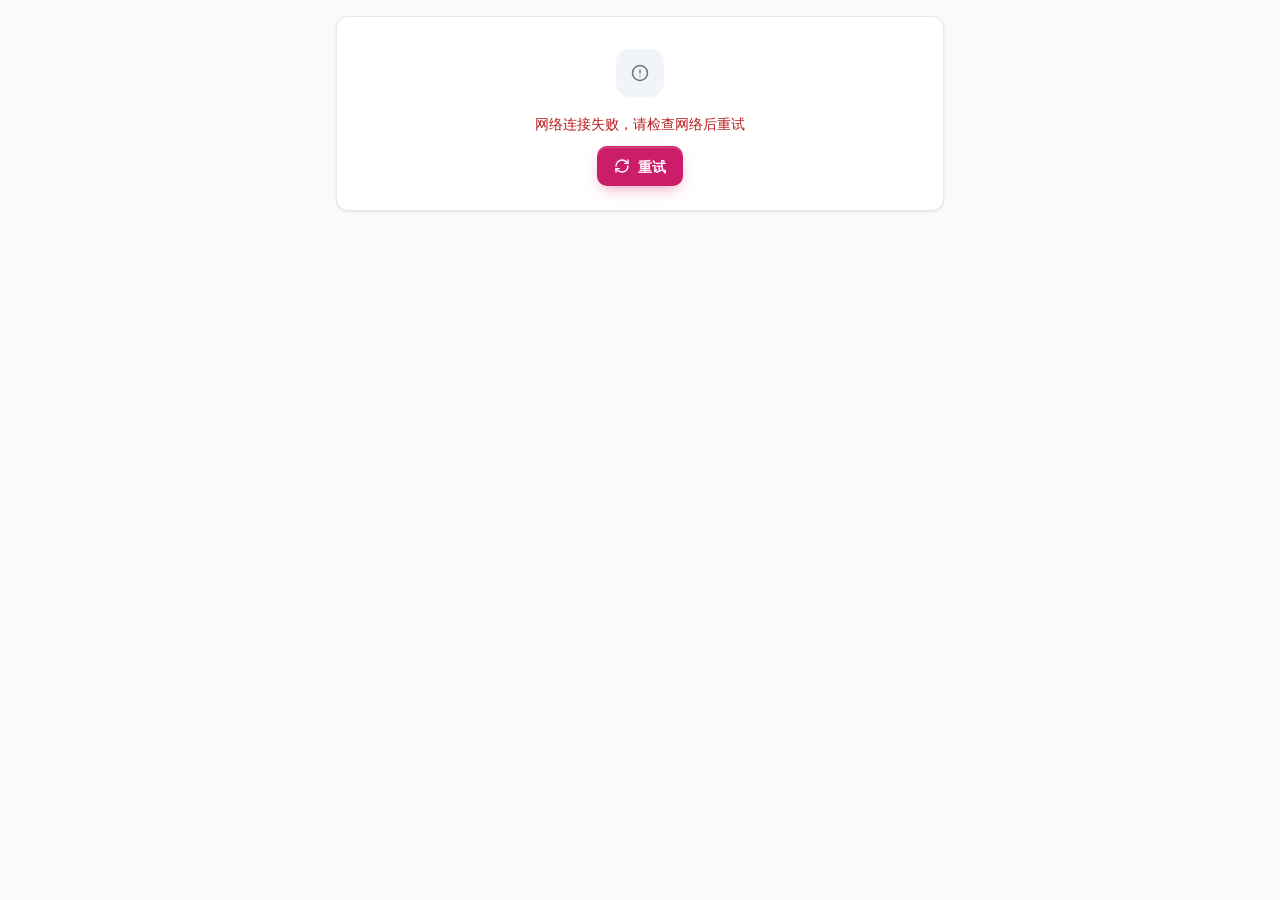
<file: index.html>
<!DOCTYPE html>
<html lang="zh-CN">
<head>
<meta charset="UTF-8">
<meta name="viewport" content="width=device-width, initial-scale=1, viewport-fit=cover">
<meta name="color-scheme" content="light">
<meta name="theme-color" content="#CC1D6A">
<meta name="mobile-web-app-capable" content="yes">
<meta name="apple-mobile-web-app-capable" content="yes">
<meta name="apple-mobile-web-app-status-bar-style" content="black-translucent">
<meta name="apple-mobile-web-app-title" content="月结助手">
<meta name="application-name" content="月结助手">
<link rel="manifest" href="manifest.webmanifest?v=11">
<link rel="icon" href="favicon-32.png?v=11" type="image/png" sizes="32x32">
<link rel="icon" href="favicon.svg?v=11" type="image/svg+xml">
<link rel="apple-touch-icon" href="apple-touch-icon.png?v=11">
<link rel="preload" href="fonts/inter-latin.woff2" as="font" type="font/woff2" crossorigin>
<title>FEST7 月结助手 · 提交申请</title>
<link rel="stylesheet" href="tokens.css?v=11">
<link rel="stylesheet" href="app.css?v=11">
</head>
<body class="emp-page">
<div class="sync-bar" aria-hidden="true"></div>
<main id="app">
  <div class="emp-load"><div class="card" style="padding:16px"><p class="hint" style="margin:0">正在加载…</p></div></div>
</main>
<div class="toast-wrap" id="toasts" aria-live="polite" aria-relevant="additions"></div>
<div class="pwa-hint" id="pwa-hint" hidden>
  <p class="pwa-hint-text">安装到桌面，打开更方便。</p>
  <button type="button" class="btn btn-primary btn-sm" id="pwa-install">安装</button>
  <button type="button" class="btn btn-ghost btn-sm btn-icon" id="pwa-dismiss" aria-label="关闭"><svg class="i i-sm" aria-hidden="true"><use href="#i-x"/></svg></button>
</div>
<script src="config.js?v=11"></script>
<script src="icons.js?v=11"></script>
<script src="utils.js?v=11"></script>
<script src="api.js?v=11"></script>
<script src="submit.js?v=11"></script>
<script src="pwa.js?v=11"></script>
</body>
</html>
</file>
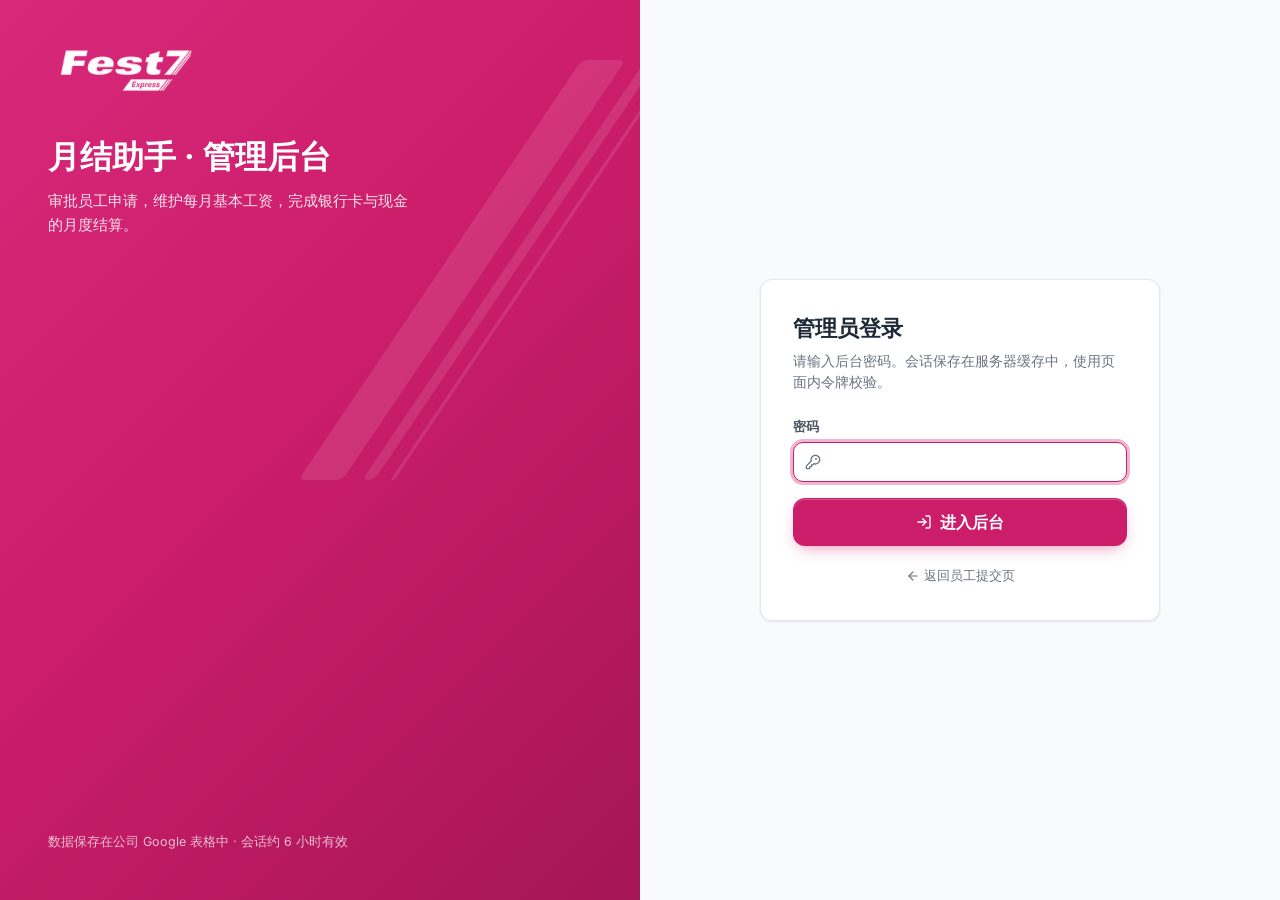
<file: admin.html>
<!DOCTYPE html>
<html lang="zh-CN">
<head>
<meta charset="UTF-8">
<meta name="viewport" content="width=device-width, initial-scale=1, viewport-fit=cover">
<meta name="color-scheme" content="light">
<meta name="theme-color" content="#FFFFFF">
<meta name="mobile-web-app-capable" content="yes">
<meta name="apple-mobile-web-app-capable" content="yes">
<meta name="apple-mobile-web-app-status-bar-style" content="default">
<meta name="apple-mobile-web-app-title" content="月结后台">
<meta name="application-name" content="月结后台">
<link rel="manifest" href="manifest-admin.webmanifest?v=11">
<link rel="icon" href="admin-favicon-32.png?v=11" type="image/png" sizes="32x32">
<link rel="icon" href="admin-favicon.svg?v=11" type="image/svg+xml">
<link rel="apple-touch-icon" href="admin-apple-touch-icon.png?v=11">
<link rel="preload" href="fonts/inter-latin.woff2" as="font" type="font/woff2" crossorigin>
<title>FEST7 月结后台</title>
<link rel="stylesheet" href="tokens.css?v=11">
<link rel="stylesheet" href="app.css?v=11">
</head>
<body class="admin-page">
<div class="sync-bar" aria-hidden="true"></div>
<main id="app">
  <div class="emp-load"><div class="card" style="padding:16px"><p class="hint" style="margin:0">正在加载…</p></div></div>
</main>
<div class="toast-wrap" id="toasts" aria-live="polite" aria-relevant="additions"></div>
<div class="pwa-hint" id="pwa-hint" hidden>
  <p class="pwa-hint-text">安装到桌面，打开更方便。</p>
  <button type="button" class="btn btn-primary btn-sm" id="pwa-install">安装</button>
  <button type="button" class="btn btn-ghost btn-sm btn-icon" id="pwa-dismiss" aria-label="关闭"><svg class="i i-sm" aria-hidden="true"><use href="#i-x"/></svg></button>
</div>
<script src="config.js?v=11"></script>
<script src="icons.js?v=11"></script>
<script src="utils.js?v=11"></script>
<script src="api.js?v=11"></script>
<script src="admin.js?v=11"></script>
<script src="pwa.js?v=11"></script>
</body>
</html>
</file>
<file: tokens.css>
/* 自托管 Inter（拉丁子集 + €/−/–/→ 等，含 tnum 等宽数字；可变字重 400–800）。中文回落系统黑体。 */
@font-face {
  font-family: "Inter";
  font-style: normal;
  font-weight: 400 800;
  font-display: swap;
  src: url("fonts/inter-latin.woff2") format("woff2");
  unicode-range: U+0000-00FF, U+2010-2027, U+2030-203A, U+20AC, U+2116, U+2122, U+2190-2193, U+2212, U+2215, U+2264-2265, U+221E;
}
/* =====================================================================
   FEST7 月结助手 · Design Tokens  V1.0
   ---------------------------------------------------------------------
   单一来源：所有页面（index.html / admin.html / 确认单打印）共用。
   规则：组件样式只引用语义变量（--color-*, --space-*, --radius-* ...），
         不直接写色值；原始色阶（--f7-*, --n-*）只在本文件内被引用。
   ===================================================================== */
:root {
  /* ---------- 1. 原始色阶 Primitive ---------- */
  /* 品牌 Magenta（取自 FEST7 Logo 实测底色 #CC1D6A） */
  --f7-50:  #FDF2F7;
  --f7-100: #FCE4EF;
  --f7-200: #F9C6DC;
  --f7-300: #F39BC0;
  --f7-400: #E8629A;
  --f7-500: #DA3A7E;
  --f7-600: #CC1D6A;   /* Primary */
  --f7-700: #A51656;   /* Primary Dark */
  --f7-800: #821347;
  --f7-900: #5E0F34;

  /* 中性灰（Slate/Gray 混合，偏冷，配合玫红更干净） */
  --n-0:   #FFFFFF;
  --n-25:  #FCFCFD;
  --n-50:  #F8FAFC;   /* 页面背景 */
  --n-100: #F1F5F9;
  --n-150: #EBEFF4;
  --n-200: #E5E7EB;   /* 边框 */
  --n-300: #D1D5DB;
  --n-400: #94A3B8;   /* 辅助（仅图标/禁用/占位符，不作正文） */
  --n-500: #6B7280;   /* 次级文字 */
  --n-600: #4B5563;
  --n-700: #374151;
  --n-800: #1F2937;   /* 主文字 */
  --n-900: #111827;

  /* 语义色阶 */
  --green-50: #ECFDF3;  --green-100: #D1FADF; --green-500: #22C55E; --green-600: #16A34A; --green-700: #15803D; --green-800: #166534;
  --amber-50: #FFFBEB;  --amber-100: #FEF3C7; --amber-500: #F59E0B; --amber-600: #D97706; --amber-700: #B45309; --amber-800: #92400E;
  --red-50:   #FEF2F2;  --red-100:   #FEE2E2; --red-500:   #EF4444; --red-600:   #DC2626; --red-700:   #B91C1C; --red-800:   #991B1B;
  --blue-50:  #EFF6FF;  --blue-100:  #DBEAFE; --blue-500:  #3B82F6; --blue-600:  #2563EB; --blue-700:  #1D4ED8; --blue-800:  #1E40AF;

  /* ---------- 2. 语义颜色 Semantic ---------- */
  --color-bg:            var(--n-50);
  --color-surface:       var(--n-0);
  --color-surface-2:     var(--n-25);   /* 表头、合计列底 */
  --color-surface-sunk:  var(--n-100);  /* 分段控件槽、只读字段 */
  --color-border:        var(--n-200);
  --color-border-strong: var(--n-300);
  --color-divider:       #EEF1F5;

  --color-text:          var(--n-800);  /* 14.68:1 on #FFF */
  --color-text-2:        var(--n-600);  /* 7.56:1  */
  --color-text-3:        var(--n-500);  /* 4.83:1  —— 说明文字的下限 */
  --color-text-placeholder: #7B8494;    /* 3.8:1，仅占位符；字段均有可见 label */
  --color-text-disabled: var(--n-400);
  --color-text-inverse:  var(--n-0);
  --color-icon:          var(--n-500);

  --color-primary:        var(--f7-600);  /* 白字 5.31:1 */
  --color-primary-hover:  var(--f7-700);  /* 白字 7.37:1 */
  --color-primary-press:  var(--f7-800);
  --color-primary-soft:   var(--f7-50);
  --color-primary-soft-2: var(--f7-100);
  --color-primary-text:   var(--f7-700);  /* 品牌色文字（链接/选中），6.75:1 on f7-50 */
  --color-focus-ring:     rgba(204, 29, 106, .32);

  --color-success: var(--green-700); --color-success-bg: var(--green-50); --color-success-border: #A6E9C0; --color-success-solid: var(--green-700);
  --color-warning: var(--amber-700); --color-warning-bg: var(--amber-50); --color-warning-border: #FCD98A; --color-warning-solid: var(--amber-500);
  --color-danger:  var(--red-700);   --color-danger-bg:  var(--red-50);   --color-danger-border:  #FBC5C5; --color-danger-solid:  var(--red-600);
  --color-info:    var(--blue-700);  --color-info-bg:    var(--blue-50);  --color-info-border:    #BFD6FB; --color-info-solid:    var(--blue-600);
  --color-neutral-tag: var(--n-600); --color-neutral-tag-bg: var(--n-100);

  /* 金额语义（财务）：负数=红 + “−”号；正向调整=绿 + “+”号；零值=灰色破折号 */
  --color-amount-neg:  var(--red-700);
  --color-amount-pos:  var(--green-700);
  --color-amount-zero: var(--n-400);

  /* 品牌渐变（只用于：员工端顶栏、侧栏品牌块、总览主卡的一条斜切边、App 图标） */
  --grad-brand: linear-gradient(135deg, #D8287A 0%, var(--f7-600) 45%, var(--f7-700) 100%);
  --grad-brand-soft: radial-gradient(520px 220px at 100% 0%, rgba(204,29,106,.10), transparent 70%);
  --grad-page: radial-gradient(900px 360px at 0% -10%, rgba(204,29,106,.05), transparent 60%);

  /* ---------- 3. 字体 Typography ---------- */
  --font-sans: "Inter", "Inter var", -apple-system, BlinkMacSystemFont, "SF Pro Text", "Segoe UI", Roboto,
               "PingFang SC", "Hiragino Sans GB", "Noto Sans SC", "Noto Sans CJK SC", "Source Han Sans SC",
               "Microsoft YaHei", "Helvetica Neue", Arial, sans-serif;
  --font-num:  "Inter", "Inter var", -apple-system, "SF Pro Text", "Segoe UI", Roboto, "Helvetica Neue", Arial, sans-serif;
  --font-mono: "JetBrains Mono", "SF Mono", "Cascadia Mono", "Noto Sans Mono", ui-monospace, Menlo, Consolas, monospace;
  --num-features: "tnum" 1, "lnum" 1;   /* 等宽（表格）数字 + 等高数字 */

  --fs-11: 11px; --fs-12: 12px; --fs-13: 13px; --fs-14: 14px; --fs-15: 15px; --fs-16: 16px;
  --fs-18: 18px; --fs-20: 20px; --fs-24: 24px; --fs-28: 28px; --fs-32: 32px; --fs-40: 40px;
  --fw-regular: 400; --fw-medium: 500; --fw-semibold: 600; --fw-bold: 700;
  --lh-tight: 1.2; --lh-snug: 1.35; --lh-normal: 1.5; --lh-relaxed: 1.65;
  --ls-caps: .06em;     /* 小号大写标签 */
  --ls-num-lg: -.02em;  /* 大号金额微收紧 */

  /* ---------- 4. 间距 Spacing（4pt 基准，8pt 节奏） ---------- */
  --space-0: 0; --space-1: 4px; --space-2: 8px; --space-3: 12px; --space-4: 16px; --space-5: 20px;
  --space-6: 24px; --space-7: 28px; --space-8: 32px; --space-10: 40px; --space-12: 48px; --space-16: 64px;

  /* ---------- 5. 圆角 Radius ---------- */
  --radius-xs: 4px;   /* 表格内小标签、代码 */
  --radius-sm: 6px;   /* 小按钮、复选框、表格内输入框 */
  --radius-md: 10px;  /* 按钮、输入框、下拉 */
  --radius-lg: 12px;  /* 普通卡片、表格容器 */
  --radius-xl: 16px;  /* 主卡、弹窗、移动端卡片 */
  --radius-2xl: 22px; /* 移动端底部弹层顶角 */
  --radius-pill: 999px;
  --slant: 34deg;     /* FEST7 斜切角：实测 Logo「Express」标签边与「7」字回声线约 34°，所有斜切元素共用 */
  --italic: 12deg;    /* F7 字标斜体角 */

  /* ---------- 6. 阴影 Elevation ---------- */
  --shadow-xs: 0 1px 2px rgba(16, 24, 40, .05);
  --shadow-sm: 0 1px 2px rgba(16, 24, 40, .04), 0 1px 3px rgba(16, 24, 40, .06);
  --shadow-md: 0 2px 4px -2px rgba(16, 24, 40, .05), 0 6px 16px -4px rgba(16, 24, 40, .08);
  --shadow-lg: 0 12px 32px -8px rgba(16, 24, 40, .18), 0 4px 8px -4px rgba(16, 24, 40, .06);
  --shadow-brand: 0 1px 0 rgba(255,255,255,.22) inset, 0 6px 16px -6px rgba(204, 29, 106, .55);
  --shadow-focus: 0 0 0 3px var(--color-focus-ring);
  --shadow-sticky-x: 6px 0 8px -6px rgba(16, 24, 40, .12);

  /* ---------- 7. 动效 Motion ---------- */
  --dur-instant: 80ms;   /* 按压 */
  --dur-fast: 140ms;     /* hover / 颜色 */
  --dur-base: 200ms;     /* 展开、Tab 指示条 */
  --dur-slow: 280ms;     /* 抽屉、底部弹层 */
  --dur-count: 600ms;    /* 数字滚动 */
  --ease-standard: cubic-bezier(.2, 0, 0, 1);
  --ease-enter: cubic-bezier(0, 0, .2, 1);
  --ease-exit: cubic-bezier(.4, 0, 1, 1);

  /* ---------- 8. 布局 Layout ---------- */
  --sidebar-w: 248px;
  --sidebar-w-rail: 72px;
  --topbar-h: 64px;
  --content-max: 1320px;
  --control-h: 40px;      /* 桌面输入框/按钮 */
  --control-h-sm: 32px;
  --control-h-touch: 48px;/* 移动端 */
  --row-h: 44px;          /* 表格行（紧凑 40 / 舒适 48） */
  --z-sticky: 10; --z-topbar: 40; --z-drawer: 60; --z-modal: 70; --z-toast: 90;
}

@media (prefers-reduced-motion: reduce) {
  :root { --dur-instant: 0ms; --dur-fast: 0ms; --dur-base: 0ms; --dur-slow: 0ms; --dur-count: 0ms; }
  *, *::before, *::after { animation-duration: .01ms !important; animation-iteration-count: 1 !important; transition-duration: .01ms !important; scroll-behavior: auto !important; }
}
</file>
<file: app.css>
/* =====================================================================
   FEST7 月结助手 · 共享组件与页面样式（v2 “FEST7 Ledger”）
   依赖 tokens.css（设计变量 + Inter 字体）。纯 CSS，无框架。
   断点：≥1280 桌面 · 1024–1279 窄桌面 · 768–1023 平板（侧栏收为图标栏） · <768 手机
   ===================================================================== */
*,*::before,*::after{box-sizing:border-box}
html{-webkit-text-size-adjust:100%;text-size-adjust:100%}
html,body{margin:0;padding:0}
body{font-family:var(--font-sans);font-size:var(--fs-14);line-height:var(--lh-normal);color:var(--color-text);background:var(--color-bg);-webkit-font-smoothing:antialiased;text-rendering:optimizeLegibility;min-height:100vh}
h1,h2,h3,h4,p{margin:0}
button,input,select,textarea{font:inherit;color:inherit}
button{cursor:pointer}
a{color:var(--color-primary-text)}
[hidden]{display:none!important}
img{max-width:100%}
.sr-only{position:absolute!important;width:1px;height:1px;padding:0;margin:-1px;overflow:hidden;clip:rect(0,0,0,0);white-space:nowrap;border:0}
svg.i{width:18px;height:18px;flex:0 0 auto;stroke:currentColor;fill:none;stroke-width:1.75;stroke-linecap:round;stroke-linejoin:round}
svg.i-sm{width:16px;height:16px}
svg.i-xs{width:14px;height:14px}
svg.i-lg{width:22px;height:22px}

/* ---------- 焦点：键盘可见，鼠标点击不出现 ---------- */
:focus{outline:none}
:focus-visible{outline:2px solid var(--color-primary);outline-offset:2px;border-radius:4px}
.btn:focus-visible,.chip:focus-visible,.seg button:focus-visible,.nav-i:focus-visible,.mb:focus-visible,.tile:focus-visible{outline:none;box-shadow:var(--shadow-focus)}

/* ---------- 数字 / 金额 ---------- */
.num{font-family:var(--font-num);font-feature-settings:var(--num-features);font-variant-numeric:tabular-nums lining-nums;letter-spacing:0;white-space:nowrap}
.amt{font-family:var(--font-num);font-feature-settings:var(--num-features);font-variant-numeric:tabular-nums lining-nums;white-space:nowrap}
.amt .cur{color:var(--color-text-3);font-weight:var(--fw-medium);margin-right:1px}
.amt.neg{color:var(--color-amount-neg)}
.amt.neg .cur,.amt.pos .cur,.amt.inh .cur{color:inherit;opacity:.8}
.amt.pos{color:var(--color-amount-pos)}
.zero{color:var(--color-amount-zero);font-family:var(--font-num)}
.u{color:var(--color-text-3);font-size:.86em;font-weight:var(--fw-medium);margin-left:2px}
.masked{letter-spacing:.08em;color:var(--color-text-3)}
.muted{color:var(--color-text-3)}
.neg{color:var(--color-amount-neg)}
.pos{color:var(--color-amount-pos)}
code{font-family:var(--font-num);font-size:.92em;color:var(--color-text-2);background:var(--n-100);padding:1px 5px;border-radius:4px}

/* ---------- FEST7 品牌元素 ---------- */
.x-tag{position:relative;display:inline-flex;align-items:center;gap:6px;padding:3px 14px;font-size:12px;font-weight:700;color:var(--color-primary-text);isolation:isolate;white-space:nowrap;letter-spacing:0}
.x-tag::before{content:"";position:absolute;inset:0;z-index:-1;background:var(--color-primary-soft);border:1px solid var(--f7-200);border-radius:3px;transform:skewX(calc(var(--slant) * -1))}
.x-tag.solid{color:#fff}.x-tag.solid::before{background:var(--grad-brand);border-color:transparent}
.x-tag.ink{color:#fff}.x-tag.ink::before{background:var(--n-800);border-color:transparent}
.x-tag.ok{color:var(--color-success)}.x-tag.ok::before{background:var(--color-success-bg);border-color:var(--color-success-border)}
.x-tag.glass{color:#fff}.x-tag.glass::before{background:rgba(255,255,255,.16);border-color:rgba(255,255,255,.28)}
button.x-tag{border:0;background:none;font:inherit;font-size:12px;font-weight:700;cursor:pointer}
.echo{display:inline-block;position:relative;width:14px;height:16px;flex:0 0 auto}
.echo::before,.echo::after{content:"";position:absolute;top:0;bottom:0;width:2px;border-radius:1px;background:currentColor;transform:skewX(calc(var(--slant) * -1))}
.echo::before{left:3px}.echo::after{left:8px;opacity:.55}
.ledger-total td{border-top:1px solid var(--n-700)!important;border-bottom:3px double var(--n-700)!important}

/* ---------- 按钮 ---------- */
.btn{--h:var(--control-h);height:var(--h);display:inline-flex;align-items:center;justify-content:center;gap:8px;padding:0 16px;border-radius:var(--radius-md);border:1px solid transparent;font-size:var(--fs-14);font-weight:var(--fw-semibold);white-space:nowrap;cursor:pointer;text-decoration:none;color:inherit;background:transparent;transition:background var(--dur-fast) var(--ease-standard),border-color var(--dur-fast),box-shadow var(--dur-fast),transform var(--dur-instant),color var(--dur-fast);-webkit-tap-highlight-color:transparent;user-select:none}
.btn:active{transform:scale(.98)}
.btn-primary{background:var(--color-primary);color:#fff;box-shadow:var(--shadow-brand)}
.btn-primary:hover{background:var(--color-primary-hover)}
.btn-secondary{background:var(--color-surface);color:var(--color-text);border-color:var(--color-border-strong);box-shadow:var(--shadow-xs)}
.btn-secondary:hover{background:var(--n-50);border-color:var(--n-400)}
.btn-ghost{background:transparent;color:var(--color-text-2)}
.btn-ghost:hover{background:var(--n-100);color:var(--color-text)}
.btn-ghost.danger{color:var(--color-danger)}
.btn-ghost.danger:hover{background:var(--color-danger-bg)}
.btn-danger{background:var(--color-surface);color:var(--color-danger);border-color:var(--color-danger-border)}
.btn-danger:hover{background:var(--color-danger-bg)}
.btn-danger-solid{background:var(--color-danger-solid);color:#fff}
.btn-danger-solid:hover{background:var(--red-700)}
.btn-success{background:var(--color-success-solid);color:#fff;box-shadow:0 1px 0 rgba(255,255,255,.18) inset}
.btn-success:hover{background:var(--green-800)}
.btn-ink{background:var(--n-800);color:#fff}
.btn-ink:hover{background:var(--n-900)}
.btn-sm{--h:var(--control-h-sm);padding:0 12px;font-size:var(--fs-13);border-radius:var(--radius-sm);gap:6px}
.btn-lg{--h:var(--control-h-touch);padding:0 20px;font-size:var(--fs-16);border-radius:var(--radius-lg)}
.btn-icon{width:var(--h);padding:0}
.btn-block{width:100%}
.btn[disabled],.btn.is-disabled{background:var(--n-100);color:var(--color-text-disabled);border-color:var(--n-200);box-shadow:none;cursor:not-allowed;transform:none}
.btn.btn-ghost[disabled]{background:transparent;border-color:transparent}
.btn.is-busy{cursor:progress}
.btn-spinner{width:14px;height:14px;border-radius:50%;border:2px solid currentColor;border-right-color:transparent;animation:spin .7s linear infinite;flex:0 0 auto;opacity:.8}
@keyframes spin{to{transform:rotate(360deg)}}

/* ---------- 输入 ---------- */
.field{display:flex;flex-direction:column;gap:6px;min-width:0}
.label{font-size:var(--fs-13);font-weight:var(--fw-semibold);color:var(--color-text-2);display:flex;align-items:center;gap:4px}
.req{color:var(--color-primary);font-weight:700}
.hint{font-size:var(--fs-12);color:var(--color-text-3);line-height:var(--lh-snug)}
.err{font-size:var(--fs-12);color:var(--color-danger);display:flex;align-items:center;gap:4px;font-weight:500}
.input,.select,.textarea{height:var(--control-h);width:100%;padding:0 12px;border:1px solid var(--color-border-strong);border-radius:var(--radius-md);background:var(--color-surface);font-size:var(--fs-14);color:var(--color-text);transition:border-color var(--dur-fast),box-shadow var(--dur-fast);min-width:0}
.textarea{height:auto;min-height:88px;padding:10px 12px;resize:vertical;line-height:1.5}
.select{appearance:none;-webkit-appearance:none;padding-right:34px;background-image:url("data:image/svg+xml,%3Csvg xmlns='http://www.w3.org/2000/svg' width='16' height='16' viewBox='0 0 24 24' fill='none' stroke='%236B7280' stroke-width='2' stroke-linecap='round' stroke-linejoin='round'%3E%3Cpath d='m6 9 6 6 6-6'/%3E%3C/svg%3E");background-repeat:no-repeat;background-position:right 10px center;cursor:pointer}
.input::placeholder,.textarea::placeholder{color:var(--color-text-placeholder)}
.input:hover,.select:hover,.textarea:hover{border-color:var(--n-400)}
.input:focus,.select:focus,.textarea:focus{outline:none;border-color:var(--color-primary);box-shadow:var(--shadow-focus)}
.input.invalid,.select.invalid,.textarea.invalid{border-color:var(--red-500);box-shadow:0 0 0 3px rgba(239,68,68,.14)}
.input[disabled],.select[disabled]{background:var(--color-surface-sunk);color:var(--color-text-3);cursor:not-allowed}
.input-lead{position:relative;display:block}
.input-lead>.lead{position:absolute;left:12px;top:50%;transform:translateY(-50%);color:var(--color-icon);pointer-events:none;display:flex;font-weight:600}
.input-lead>.input{padding-left:38px}
.input-lead>.trail{position:absolute;right:12px;top:50%;transform:translateY(-50%);pointer-events:none}
input[type=date].input,input[type=time].input,input[type=month].input{font-family:var(--font-num);font-feature-settings:var(--num-features)}
.check{display:flex;align-items:center;gap:10px;font-size:var(--fs-14);cursor:pointer}
.check input{width:18px;height:18px;accent-color:var(--color-primary);margin:0;flex:0 0 auto}

/* 金额输入（银行卡 / 基本工资）：€ 前缀 + 千分位显示，聚焦时为原始数字 */
.money-cell{display:inline-flex;align-items:center;gap:6px}
.money-input{position:relative;display:inline-flex;align-items:center;width:132px;height:32px;border:1px solid var(--color-border-strong);border-radius:var(--radius-sm);background:#fff;transition:border-color var(--dur-fast),box-shadow var(--dur-fast)}
.money-input:hover{border-color:var(--n-400)}
.money-input .cur{position:absolute;left:8px;color:var(--color-text-3);font-size:12px;pointer-events:none}
.money-input input{width:100%;height:100%;border:0;background:transparent;padding:0 8px 0 22px;text-align:right;font-family:var(--font-num);font-feature-settings:var(--num-features);font-size:var(--fs-13);color:var(--color-text);border-radius:inherit}
.money-input input::placeholder{color:var(--color-text-placeholder)}
.money-input input:focus{outline:none}
.money-input:focus-within{border-color:var(--color-primary);box-shadow:var(--shadow-focus)}
.money-input.lg{height:40px;width:100%;border-radius:var(--radius-md)}
.money-input.lg input{font-size:var(--fs-15);padding-left:26px}
.money-input.lg .cur{left:10px;font-size:13px}
.money-input input[disabled]{color:var(--color-text-3);cursor:not-allowed}
.money-input:has(input[disabled]){background:var(--color-surface-sunk)}
.save-state{display:inline-grid;place-items:center;width:18px;height:18px;flex:0 0 auto;color:var(--blue-600)}
.save-state svg{width:14px;height:14px}
.save-state-saving::before{content:"";width:12px;height:12px;border-radius:50%;border:2px solid var(--blue-100);border-top-color:var(--blue-600);animation:spin .7s linear infinite}
.save-state-saved{border-radius:50%;background:var(--color-success-bg);color:var(--color-success)}
.save-state-saved::before{content:"";width:9px;height:5px;border-left:2px solid currentColor;border-bottom:2px solid currentColor;transform:rotate(-45deg) translate(1px,-1px)}
.save-state-error{border-radius:50%;background:var(--color-danger-bg);color:var(--color-danger)}
.save-state-error::before{content:"!";font-weight:800;font-size:12px}
.save-state-saved svg,.save-state-saving svg,.save-state-error svg{display:none}

/* 分段控件 */
.seg{display:flex;padding:3px;gap:2px;background:var(--color-surface-sunk);border-radius:var(--radius-md);border:1px solid var(--color-border)}
.seg button{flex:1;border:0;background:transparent;height:34px;border-radius:8px;font-size:var(--fs-13);font-weight:var(--fw-semibold);color:var(--color-text-3);display:inline-flex;align-items:center;justify-content:center;gap:6px;cursor:pointer;padding:0 12px;white-space:nowrap;transition:background var(--dur-fast),color var(--dur-fast)}
.seg button:hover{color:var(--color-text)}
.seg button.on{background:#fff;color:var(--color-text);box-shadow:var(--shadow-sm)}
.seg button .cnt{font-size:11px;min-width:18px;height:18px;padding:0 5px;border-radius:9px;background:var(--n-200);color:var(--n-700);display:inline-grid;place-items:center;font-family:var(--font-num)}
.seg button.on .cnt.warn{background:var(--amber-100);color:var(--amber-800)}
.seg.inline{display:inline-flex}

/* 筛选 chip */
.chip{height:32px;display:inline-flex;align-items:center;gap:6px;padding:0 12px;border-radius:var(--radius-pill);border:1px solid var(--color-border-strong);background:#fff;font-size:var(--fs-13);font-weight:500;color:var(--color-text-2);white-space:nowrap;cursor:pointer;transition:background var(--dur-fast),border-color var(--dur-fast)}
.chip:hover{border-color:var(--n-400);color:var(--color-text)}
.chip.on{border-color:var(--f7-300);background:var(--color-primary-soft);color:var(--color-primary-text);font-weight:600}
.chip .cnt{font-family:var(--font-num)}
select.chip{appearance:none;-webkit-appearance:none;padding-right:30px;background-image:url("data:image/svg+xml,%3Csvg xmlns='http://www.w3.org/2000/svg' width='14' height='14' viewBox='0 0 24 24' fill='none' stroke='%236B7280' stroke-width='2' stroke-linecap='round' stroke-linejoin='round'%3E%3Cpath d='m6 9 6 6 6-6'/%3E%3C/svg%3E");background-repeat:no-repeat;background-position:right 10px center;font:inherit;font-size:var(--fs-13)}
select.chip.on{background-image:url("data:image/svg+xml,%3Csvg xmlns='http://www.w3.org/2000/svg' width='14' height='14' viewBox='0 0 24 24' fill='none' stroke='%23A51656' stroke-width='2' stroke-linecap='round' stroke-linejoin='round'%3E%3Cpath d='m6 9 6 6 6-6'/%3E%3C/svg%3E")}

/* 状态标签 */
.tag{display:inline-flex;align-items:center;gap:4px;height:22px;padding:0 8px 0 6px;border-radius:var(--radius-pill);font-size:12px;font-weight:600;white-space:nowrap;border:1px solid transparent;line-height:1}
.tag svg{width:13px;height:13px;stroke-width:2.2}
.tag-pending{background:var(--color-warning-bg);color:var(--amber-800);border-color:var(--color-warning-border)}
.tag-approved{background:var(--color-success-bg);color:var(--color-success);border-color:var(--color-success-border)}
.tag-rejected{background:var(--color-danger-bg);color:var(--color-danger);border-color:var(--color-danger-border)}
.tag-info{background:var(--color-info-bg);color:var(--color-info);border-color:var(--color-info-border)}
.tag-muted{background:var(--n-100);color:var(--n-600);border-color:var(--n-200)}
.tag-lock{background:var(--n-800);color:#fff;border-color:var(--n-800)}
.type{display:inline-flex;align-items:center;gap:6px;font-size:var(--fs-13);font-weight:600;color:var(--color-text);white-space:nowrap}
.type .ti{width:26px;height:26px;border-radius:8px;display:grid;place-items:center;background:var(--n-100);color:var(--n-700);flex:0 0 auto}
.type .ti svg{width:15px;height:15px}
.type.leave .ti{background:#F4F1FD;color:#5B47C9}
.type.overtime .ti{background:#EEF6FF;color:#1F5FBF}
.type.custom .ti{background:#F2F7F3;color:#2F6B47}

/* ---------- 卡片 ---------- */
.card{background:var(--color-surface);border:1px solid var(--color-border);border-radius:var(--radius-lg);box-shadow:var(--shadow-sm)}
.card.hover{transition:box-shadow var(--dur-fast),border-color var(--dur-fast),transform var(--dur-fast)}
.card.hover:hover{box-shadow:var(--shadow-md);border-color:var(--n-300)}
.card-h{display:flex;align-items:center;justify-content:space-between;gap:12px;padding:16px 20px 0}
.card-t{font-size:var(--fs-15);font-weight:var(--fw-semibold);display:flex;align-items:center;gap:8px}
.card-b{padding:16px 20px 20px}
.eyebrow{font-size:var(--fs-12);font-weight:600;color:var(--color-text-3);letter-spacing:.02em}
.kpi{position:relative;padding:16px 18px;overflow:hidden}
.kpi .k-top{display:flex;align-items:center;justify-content:space-between;gap:8px}
.kpi .k-ic{width:32px;height:32px;border-radius:9px;display:grid;place-items:center;background:var(--n-100);color:var(--n-700)}
.kpi .k-lbl{font-size:var(--fs-13);color:var(--color-text-3);font-weight:600}
.kpi .k-val{margin-top:10px;font-size:var(--fs-28);font-weight:700;letter-spacing:var(--ls-num-lg);line-height:1.1}
.kpi .k-sub{margin-top:6px;font-size:var(--fs-12);color:var(--color-text-3);display:flex;gap:6px;align-items:center;flex-wrap:wrap}
.kpi .k-sub .link{margin-left:auto}
.kpi.warn .k-ic{background:var(--amber-50);color:var(--amber-700)}
.kpi.brand .k-ic{background:var(--color-primary-soft);color:var(--color-primary)}
.link{color:var(--color-primary-text);font-weight:600;text-decoration:none;display:inline-flex;align-items:center;gap:4px;background:none;border:0;padding:0;font-size:inherit;cursor:pointer}
.link:hover{text-decoration:underline}
.empty{padding:40px 20px;text-align:center;color:var(--color-text-3)}
.empty .e-ic{width:48px;height:48px;border-radius:14px;background:var(--n-100);color:var(--n-500);display:grid;place-items:center;margin:0 auto 12px}
.empty b{display:block;color:var(--color-text);font-size:15px;margin-bottom:4px}
.banner{display:flex;align-items:center;gap:12px;padding:12px 16px;border-radius:var(--radius-lg);border:1px solid var(--color-border);background:#fff;margin-bottom:16px;font-size:13.5px;flex-wrap:wrap}
.banner .b-ic{width:32px;height:32px;border-radius:9px;display:grid;place-items:center;flex:0 0 auto}
.banner.lock{background:var(--n-800);color:#fff;border-color:var(--n-800)}
.banner.lock .b-ic{background:rgba(255,255,255,.12);color:#fff}
.banner.lock .hint{color:rgba(255,255,255,.72)}
.banner.warn{background:var(--color-warning-bg);border-color:var(--color-warning-border);color:var(--amber-800)}
.banner.warn .b-ic{background:var(--amber-100);color:var(--amber-700)}
.banner.danger{background:var(--color-danger-bg);border-color:var(--color-danger-border);color:var(--color-danger)}
.banner.danger .b-ic{background:var(--red-100)}
.banner .b-txt{flex:1;min-width:200px}
.banner .b-txt b{display:block;font-size:14px}

/* ---------- 表格 ---------- */
.tbl-wrap{position:relative;overflow:auto;border:1px solid var(--color-border);border-radius:var(--radius-lg);background:#fff;box-shadow:var(--shadow-sm);-webkit-overflow-scrolling:touch}
table.tbl{width:100%;border-collapse:separate;border-spacing:0;font-size:var(--fs-13)}
.tbl th,.tbl td{height:var(--row-h);padding:0 12px;text-align:left;white-space:nowrap;border-bottom:1px solid var(--color-divider);vertical-align:middle}
.tbl thead th{height:36px;background:var(--color-surface-2);color:var(--color-text-3);font-size:var(--fs-12);font-weight:600;letter-spacing:.02em;border-bottom:1px solid var(--color-border)}
.tbl thead tr.grp th{height:30px;font-size:11px;font-weight:700;color:var(--color-text-3);letter-spacing:var(--ls-caps);border-bottom:0;background:#fff;text-transform:uppercase}
.tbl thead tr.grp th .gl{display:flex;align-items:center;gap:6px;border-bottom:2px solid var(--n-200);padding-bottom:5px;margin-top:6px}
.tbl thead tr.grp th.g-set .gl{border-bottom-color:var(--n-800);color:var(--n-800)}
.tbl th.r,.tbl td.r{text-align:right}
.tbl th.c,.tbl td.c{text-align:center}
.tbl tbody tr{transition:background var(--dur-fast)}
.tbl tbody tr.click{cursor:pointer}
.tbl tbody tr:hover td{background:#FAFBFD}
.tbl tbody tr.sel td{background:var(--color-primary-soft)}
.tbl tbody tr.sel td:first-child{box-shadow:inset 3px 0 0 var(--color-primary),var(--shadow-sticky-x)}
.tbl .stick{position:sticky;left:0;z-index:1;background:#fff;box-shadow:var(--shadow-sticky-x)}
.tbl thead .stick{z-index:3;background:var(--color-surface-2)}
.tbl thead tr.grp .stick{background:#fff}
.tbl .set-col{background:#FBFCFD}
.tbl .gross{font-weight:700;color:var(--n-900)}
.tbl tfoot td{height:46px;background:var(--color-surface-2);font-weight:700;border-bottom:0}
.tbl tfoot td.stick{background:var(--color-surface-2)}
.tbl .sep-l{border-left:1px solid var(--color-divider)}
.emp{display:flex;align-items:center;gap:10px;min-width:0}
.avatar{width:28px;height:28px;border-radius:50%;display:grid;place-items:center;font-size:11px;font-weight:700;color:var(--n-700);background:var(--n-100);flex:0 0 auto;border:1px solid var(--n-200);overflow:hidden;white-space:nowrap}
.avatar.lg{width:40px;height:40px;font-size:13px}
.avatar.ink{background:var(--n-800);color:#fff;border:0}
.emp .nm{font-weight:600;color:var(--color-text);overflow:hidden;text-overflow:ellipsis}
.emp .sub{font-size:11px;color:var(--color-text-3)}
.note-ic{color:var(--amber-600);display:inline-flex;vertical-align:-2px}

/* ---------- 弹窗 / 抽屉 ---------- */
.overlay{position:fixed;inset:0;background:rgba(17,24,39,.42);z-index:var(--z-modal);display:flex;align-items:center;justify-content:center;padding:20px;animation:fade var(--dur-base) var(--ease-enter)}
.modal{background:#fff;border-radius:var(--radius-xl);box-shadow:var(--shadow-lg);border:1px solid var(--color-border);width:min(520px,100%);max-height:calc(100vh - 40px);display:flex;flex-direction:column;animation:pop var(--dur-base) var(--ease-enter)}
.modal.sm{width:min(440px,100%)}
.modal-h{display:flex;align-items:flex-start;gap:12px;padding:20px 22px 0}
.modal-h .m-ic{width:40px;height:40px;border-radius:12px;display:grid;place-items:center;flex:0 0 auto;background:var(--color-primary-soft);color:var(--color-primary)}
.modal-h .m-ic.danger{background:var(--red-50);color:var(--red-700)}
.modal-h .m-ic.ink{background:var(--n-800);color:#fff}
.modal-h .m-ic.warn{background:var(--amber-50);color:var(--amber-700)}
.modal-h h3{font-size:17px;font-weight:700;line-height:1.35}
.modal-h .m-sub{margin-top:4px;font-size:13px;color:var(--color-text-3);line-height:1.5}
.modal-x{margin-left:auto;margin-top:-6px;margin-right:-8px}
.modal-b{padding:16px 22px;overflow:auto;display:flex;flex-direction:column;gap:14px;font-size:13.5px;line-height:1.6;color:var(--color-text-2)}
.modal-f{display:flex;justify-content:flex-end;gap:8px;padding:14px 22px 20px;border-top:1px solid var(--color-divider)}
.warn-item{display:flex;gap:8px;align-items:flex-start;padding:10px 12px;border-radius:var(--radius-md);background:var(--color-warning-bg);border:1px solid var(--color-warning-border);color:var(--amber-800);font-size:13px;line-height:1.5}
.warn-item.danger{background:var(--color-danger-bg);border-color:var(--color-danger-border);color:var(--color-danger)}
.warn-item.info{background:var(--color-info-bg);border-color:var(--color-info-border);color:var(--color-info)}
.warn-item svg{margin-top:2px}
.grid-2{display:grid;grid-template-columns:1fr 1fr;gap:12px}
.pick-list{display:flex;flex-direction:column;border:1px solid var(--color-border);border-radius:var(--radius-md);max-height:46vh;overflow:auto}
.pick-item{display:flex;align-items:center;gap:10px;padding:0 12px;min-height:46px;border-top:1px solid var(--color-divider);cursor:pointer;font-size:13.5px;color:var(--color-text)}
.pick-item:first-child{border-top:0}
.pick-item:hover{background:var(--n-25)}
.pick-item input{width:18px;height:18px;accent-color:var(--color-primary);margin:0}
.pick-item .nm{flex:1;font-weight:600;min-width:0}
@keyframes fade{from{opacity:0}to{opacity:1}}
@keyframes pop{from{opacity:0;transform:translateY(8px) scale(.98)}to{opacity:1;transform:none}}
@keyframes slide-in{from{transform:translateX(100%)}to{transform:none}}
@keyframes slide-up{from{transform:translateY(100%)}to{transform:none}}
.drawer-bg{position:fixed;inset:0;background:rgba(17,24,39,.36);z-index:var(--z-drawer);display:flex;justify-content:flex-end;animation:fade var(--dur-base) var(--ease-enter)}
.drawer{width:min(460px,100%);height:100%;background:#fff;box-shadow:var(--shadow-lg);display:flex;flex-direction:column;animation:slide-in var(--dur-slow) var(--ease-enter)}
.drawer-h{display:flex;align-items:center;gap:12px;padding:18px 20px;border-bottom:1px solid var(--color-divider)}
.drawer-h h3{font-size:16px;font-weight:700}
.drawer-h .btn{margin-left:auto}
.drawer-b{flex:1;overflow:auto;padding:16px 20px}
.drawer-f{padding:14px 20px calc(14px + env(safe-area-inset-bottom));border-top:1px solid var(--color-divider);display:flex;gap:8px;flex-wrap:wrap;align-items:center}
.d-meta{display:grid;grid-template-columns:repeat(3,1fr);gap:8px;margin-bottom:12px}
.d-meta>div{background:var(--n-25);border:1px solid var(--color-border);border-radius:var(--radius-md);padding:8px 10px;min-width:0}
.d-meta .k{font-size:11.5px;color:var(--color-text-3);font-weight:600}
.d-meta .v{font-size:14px;font-weight:700;margin-top:2px}
.d-list{display:flex;flex-direction:column}
.d-item{display:flex;gap:12px;padding:12px 0;border-bottom:1px dashed var(--n-200);align-items:flex-start}
.d-item .di-main{flex:1;min-width:0}
.d-item .di-sub{font-size:12px;color:var(--color-text-3);margin-top:4px;line-height:1.45}
.d-item .di-r{text-align:right;display:flex;flex-direction:column;align-items:flex-end;gap:4px}
.d-item .di-ops{display:flex;gap:2px}
.d-sum{margin-top:8px}
.d-sum .bl,.bd .bl{display:flex;justify-content:space-between;align-items:center;min-height:34px;font-size:13.5px;gap:8px}
.d-sum .bl>span:first-child,.bd .bl>span:first-child{color:var(--color-text-2)}
.bd .bl small,.d-sum .bl small{color:var(--color-text-3);margin-left:6px;font-family:var(--font-num)}
.d-sum .bl.t,.bd .bl.t{border-top:1px solid var(--n-700);border-bottom:3px double var(--n-700);min-height:40px;font-weight:700;margin:4px 0}
.d-sum .bl.t>span:first-child,.bd .bl.t>span:first-child{color:var(--color-text)}
.d-sum .bl.cash .amt{color:var(--f7-700);font-weight:700}

/* ---------- Toast（可带「撤销」） ---------- */
.toast-wrap{position:fixed;left:50%;top:76px;transform:translateX(-50%);z-index:var(--z-toast);display:flex;flex-direction:column;gap:8px;align-items:center;pointer-events:none;width:max-content;max-width:calc(100vw - 24px)}
.toast{pointer-events:auto;display:flex;align-items:center;gap:10px;padding:10px 14px;border-radius:var(--radius-md);background:var(--n-900);color:#fff;box-shadow:var(--shadow-lg);font-size:var(--fs-13);font-weight:500;max-width:100%;animation:pop var(--dur-base) var(--ease-enter);position:relative;overflow:hidden}
.toast .t-ic{width:20px;height:20px;border-radius:50%;display:grid;place-items:center;background:var(--green-600);flex:0 0 auto}
.toast .t-ic svg{width:13px;height:13px;stroke-width:2.6}
.toast.err .t-ic{background:var(--red-600)}
.toast.info .t-ic{background:var(--blue-600)}
.toast .t-msg{line-height:1.4}
.toast .t-act{margin-left:6px;color:var(--f7-300);font-weight:700;background:none;border:0;padding:4px 6px;border-radius:6px;cursor:pointer;font-size:13px;display:inline-flex;align-items:center;gap:4px}
.toast .t-act:hover{background:rgba(255,255,255,.1)}
.toast .t-bar{position:absolute;left:0;bottom:0;height:2px;width:100%;background:var(--f7-400);transform-origin:left;animation:t-bar linear forwards}
@keyframes t-bar{from{transform:scaleX(1)}to{transform:scaleX(0)}}
.toast-out{opacity:0;transform:translateY(-6px);transition:opacity .25s,transform .25s}

/* ---------- 登录 ---------- */
.login-page{min-height:100vh;display:grid;grid-template-columns:minmax(0,1fr) minmax(0,1fr);background:var(--color-bg)}
.login-brand{position:relative;background:var(--grad-brand);color:#fff;padding:48px;display:flex;flex-direction:column;justify-content:space-between;overflow:hidden}
.login-brand .deco{position:absolute;right:-40px;top:60px;width:300px;height:420px;pointer-events:none}
.login-brand .deco i{position:absolute;top:0;bottom:0;border-radius:6px;transform:skewX(calc(var(--slant) * -1));background:rgba(255,255,255,.10)}
.login-brand .deco i:nth-child(1){left:60px;width:44px}.login-brand .deco i:nth-child(2){left:124px;width:12px}.login-brand .deco i:nth-child(3){left:152px;width:4px}
.login-brand img{height:52px;width:auto;position:relative}
.login-brand h1{font-size:32px;font-weight:700;margin-top:28px;position:relative}
.login-brand p{opacity:.88;margin-top:8px;font-size:15px;position:relative;max-width:360px;line-height:1.6}
.login-brand .lb-foot{font-size:12.5px;opacity:.72;position:relative}
.login-main{display:flex;align-items:center;justify-content:center;padding:32px 20px}
.login-card{width:min(400px,100%);padding:32px}
.login-card h2{font-size:22px;font-weight:700}
.login-card .sub{margin-top:6px;color:var(--color-text-3);font-size:13.5px;line-height:1.55}
.login-card form{margin-top:24px;display:flex;flex-direction:column;gap:16px}
.login-card .back{margin-top:20px;text-align:center;font-size:13px}
.login-card .back a{color:var(--color-text-3);text-decoration:none;display:inline-flex;align-items:center;gap:4px}

/* ---------- 管理后台外壳 ---------- */
.shell{display:grid;grid-template-columns:var(--sidebar-w) minmax(0,1fr);min-height:100vh;background:var(--color-bg);background-image:var(--grad-page)}
.side{position:sticky;top:0;height:100vh;background:#fff;border-right:1px solid var(--color-border);display:flex;flex-direction:column;padding:16px 14px;overflow-y:auto;z-index:var(--z-drawer)}
.side .brandblk{position:relative;height:64px;flex:0 0 auto;border-radius:14px;background:var(--grad-brand);display:flex;align-items:center;padding:0 14px;overflow:hidden;box-shadow:0 8px 20px -10px rgba(165,22,86,.6);text-decoration:none}
.side .brandblk img{height:34px;width:auto;display:block;position:relative;z-index:1}
.side .brandblk .app{margin-left:auto;position:relative;z-index:1;text-align:right;color:#fff}
.side .brandblk .app b{display:block;font-size:13px;font-weight:700;letter-spacing:.04em}
.side .brandblk .app span{display:block;font-size:10.5px;opacity:.82;letter-spacing:.06em}
.side .brandblk::after{content:"";position:absolute;right:-22px;top:-10px;width:70px;height:90px;border-left:2px solid rgba(255,255,255,.16);border-right:2px solid rgba(255,255,255,.10);transform:skewX(calc(var(--slant) * -1))}
.side .brandblk .f7{display:none;color:#fff;font-weight:800;font-style:italic;font-size:20px;letter-spacing:-.02em;position:relative;z-index:1;margin:0 auto}
.nav-g{margin-top:22px}
.nav-g .gt{font-size:11px;font-weight:700;letter-spacing:var(--ls-caps);color:var(--color-text-3);padding:0 10px 6px;text-transform:uppercase;white-space:nowrap}
.nav-i{position:relative;height:40px;width:100%;display:flex;align-items:center;gap:10px;padding:0 10px 0 14px;border-radius:10px;color:var(--color-text-2);font-size:var(--fs-14);font-weight:500;text-decoration:none;margin-bottom:2px;border:0;background:transparent;text-align:left;cursor:pointer}
.nav-i:hover{background:var(--n-50);color:var(--color-text)}
.nav-i .i{color:var(--n-500)}
.nav-i .lbl{white-space:nowrap;overflow:hidden;text-overflow:ellipsis}
.nav-i.on{background:var(--color-primary-soft);color:var(--color-primary-text);font-weight:650}
.nav-i.on .i{color:var(--color-primary)}
.nav-i.on::before{content:"";position:absolute;left:3px;top:10px;bottom:10px;width:3px;border-radius:2px;background:var(--color-primary);transform:skewX(calc(var(--slant) * -1))}
.nav-i.on::after{content:"";position:absolute;left:8px;top:13px;bottom:13px;width:2px;border-radius:1px;background:var(--f7-300);transform:skewX(calc(var(--slant) * -1))}
.nav-i .badge{margin-left:auto;min-width:22px;height:20px;padding:0 6px;border-radius:10px;background:var(--amber-100);color:var(--amber-800);font-size:11.5px;font-weight:700;display:grid;place-items:center;font-family:var(--font-num)}
.nav-i .ext{margin-left:auto;color:var(--n-400)}
.side .foot{margin-top:auto;border-top:1px solid var(--color-divider);padding-top:12px;display:flex;align-items:center;gap:10px}
.side .foot .who{min-width:0}
.side .foot .who b{display:block;font-size:13px}
.side .foot .who span{font-size:11.5px;color:var(--color-text-3);white-space:nowrap}
.side .foot .btn{margin-left:auto}
.side-bg{display:none}
.main{min-width:0;display:flex;flex-direction:column}
.topbar{position:sticky;top:0;z-index:var(--z-topbar);height:var(--topbar-h);display:flex;align-items:center;gap:12px;padding:0 32px;background:rgba(248,250,252,.86);-webkit-backdrop-filter:saturate(1.4) blur(10px);backdrop-filter:saturate(1.4) blur(10px);border-bottom:1px solid var(--color-border)}
.topbar .menu-btn{display:none}
.crumb{display:flex;align-items:center;gap:8px;font-size:var(--fs-13);color:var(--color-text-3);white-space:nowrap;min-width:0}
.crumb b{color:var(--color-text);font-weight:600}
.topbar .tb-r{margin-left:auto;display:flex;align-items:center;gap:8px}
.sync{display:inline-flex;align-items:center;gap:6px;font-size:12px;color:var(--color-text-3);padding:4px 10px;border-radius:var(--radius-pill);background:#fff;border:1px solid var(--color-border);white-space:nowrap}
.sync .dot{width:7px;height:7px;border-radius:50%;background:var(--green-500);box-shadow:0 0 0 3px rgba(34,197,94,.18)}
.sync.ing .dot{background:var(--blue-500);box-shadow:0 0 0 3px rgba(59,130,246,.18);animation:pulse 1.2s ease-in-out infinite}
.sync.err .dot{background:var(--red-500);box-shadow:0 0 0 3px rgba(239,68,68,.18)}
@keyframes pulse{50%{opacity:.35}}
.refresh-btn.ing svg{animation:spin .9s linear infinite}
.content{padding:24px 32px 48px;max-width:var(--content-max);width:100%}
.ph-row{display:flex;align-items:flex-end;justify-content:space-between;gap:16px;margin-bottom:20px;flex-wrap:wrap}
.ph-title{font-size:var(--fs-24);font-weight:700;letter-spacing:-.01em;display:flex;align-items:center;gap:12px;flex-wrap:wrap}
.ph-sub{margin-top:4px;color:var(--color-text-3);font-size:var(--fs-13)}
.actions{display:flex;gap:8px;align-items:center;flex-wrap:wrap}
.months{display:inline-flex;align-items:center;gap:2px;padding:3px;background:#fff;border:1px solid var(--color-border);border-radius:var(--radius-md);box-shadow:var(--shadow-xs)}
.months .mb{height:32px;padding:0 10px;border-radius:7px;display:inline-flex;align-items:center;gap:5px;font-size:13px;font-weight:600;color:var(--color-text-3);white-space:nowrap;font-family:var(--font-num);border:0;background:transparent;cursor:pointer}
.months .mb:hover{background:var(--n-100);color:var(--color-text)}
.months .mb svg{width:13px;height:13px;stroke-width:2}
.months .mb.on{background:var(--n-800);color:#fff}
.months .mb.lk{color:var(--color-text-2)}
.months .nav{width:30px;height:32px;display:grid;place-items:center;color:var(--color-icon);border:0;background:transparent;border-radius:7px;cursor:pointer;padding:0;flex:0 0 auto}
.months .nav:hover{background:var(--n-100);color:var(--color-text)}
.months .pick{position:relative;border-left:1px solid var(--color-border);margin-left:2px;border-radius:0 7px 7px 0;width:34px}
.months .pick input{position:absolute;inset:0;opacity:0;width:100%;height:100%;cursor:pointer;border:0;padding:0}
.months .pick input::-webkit-calendar-picker-indicator{position:absolute;inset:0;width:100%;height:100%;cursor:pointer}
.months .pick:focus-within{box-shadow:var(--shadow-focus)}
.grid{display:grid;gap:16px}
.footnote{margin-top:24px;font-size:12px;color:var(--color-text-3);display:flex;gap:8px;align-items:center}
.loading-card{padding:28px;display:flex;align-items:center;gap:12px;color:var(--color-text-3)}
.loading-card .btn-spinner{color:var(--color-primary);width:18px;height:18px}
.admin-foot{margin-top:28px;font-size:12px;color:var(--color-text-3);display:flex;gap:8px;align-items:center}

/* ---------- 总览 ---------- */
.dash-grid{grid-template-columns:repeat(4,minmax(0,1fr))}
.dash-grid .span2{grid-column:span 2}
.dash-grid .span3{grid-column:span 3}
.dash-grid .span1{grid-column:span 1}
.kpi-grid{display:grid;grid-template-columns:1fr 1fr;gap:16px}
.hero{position:relative;padding:22px 24px 22px 28px;overflow:hidden;background:#fff}
.hero::before{content:"";position:absolute;left:0;top:18px;bottom:18px;width:4px;border-radius:0 3px 3px 0;background:var(--grad-brand)}
.hero .glow{position:absolute;inset:0;background:var(--grad-brand-soft);pointer-events:none}
.hero .echo-deco{position:absolute;right:26px;top:-20px;width:120px;height:150px;pointer-events:none}
.hero .echo-deco i{position:absolute;top:0;bottom:0;width:10px;border-radius:3px;transform:skewX(calc(var(--slant) * -1));background:linear-gradient(180deg,rgba(204,29,106,.10),rgba(204,29,106,0))}
.hero .echo-deco i:nth-child(1){left:40px}.hero .echo-deco i:nth-child(2){left:60px;width:4px}.hero .echo-deco i:nth-child(3){left:72px;width:2px}
.hero-top{display:flex;align-items:center;gap:10px;position:relative;flex-wrap:wrap}
.hero-top .btn{margin-left:auto}
.hero-val{position:relative;margin-top:14px;font-size:44px;font-weight:700;letter-spacing:-.025em;line-height:1}
.hero-val .cur{font-size:26px;vertical-align:top;line-height:1.3;margin-right:4px;color:var(--n-500)}
.hero-cap{position:relative;margin-top:8px;font-size:13px;color:var(--color-text-3);display:flex;gap:16px;flex-wrap:wrap}
.hero-cap b{color:var(--color-text)}
.split{position:relative;margin-top:22px}
.split .bar{display:flex;height:10px;border-radius:6px;overflow:hidden;background:var(--n-100);gap:2px}
.split .bar .b1{background:var(--n-800)}
.split .bar .b2{background:repeating-linear-gradient(-56deg,var(--f7-600) 0 7px,var(--f7-500) 7px 10px)}
.split .lg{display:grid;grid-template-columns:repeat(3,auto);justify-content:space-between;margin-top:12px;gap:12px}
.split .lg .it{display:flex;flex-direction:column;gap:2px;min-width:0}
.split .lg .k{font-size:12px;color:var(--color-text-3);display:flex;align-items:center;gap:6px;font-weight:600}
.split .lg .k i{width:10px;height:10px;border-radius:3px;display:inline-block;flex:0 0 auto}
.split .lg .v{font-size:18px;font-weight:700}
.steps{display:grid;grid-template-columns:repeat(4,1fr);gap:0;position:relative}
.step{position:relative;padding:4px 14px 0 0}
.step .dot{width:30px;height:30px;border-radius:50%;display:grid;place-items:center;font-size:13px;font-weight:700;border:2px solid var(--n-200);background:#fff;color:var(--n-500);position:relative;z-index:1;font-family:var(--font-num)}
.step .dot svg{width:15px;height:15px;stroke-width:2.6}
.step::after{content:"";position:absolute;left:34px;right:4px;top:18px;height:2px;background:var(--n-200)}
.step:last-child::after{display:none}
.step.done .dot{background:var(--green-700);border-color:var(--green-700);color:#fff}
.step.done::after{background:var(--green-600)}
.step.now .dot{border-color:var(--amber-500);color:var(--amber-800);background:var(--amber-50)}
.step.part .dot{border-color:var(--n-800);color:var(--n-800)}
.step .st{margin-top:10px;font-size:13.5px;font-weight:650}
.step .sd{margin-top:2px;font-size:12px;color:var(--color-text-3)}
.step .pg{margin-top:8px;height:4px;border-radius:2px;background:var(--n-100);overflow:hidden;width:80%}
.step .pg i{display:block;height:100%;background:var(--n-800)}
.step.done .pg i{background:var(--green-600)}
.recon{display:flex;flex-direction:column}
.recon .ln{display:grid;grid-template-columns:22px 1fr 120px 118px;align-items:center;gap:10px;min-height:44px;border-bottom:1px dashed var(--n-200)}
.recon .ln:last-child{border-bottom:0}
.recon .op{width:22px;height:22px;border-radius:6px;display:grid;place-items:center;font-weight:700;background:var(--n-100);color:var(--n-600);font-size:14px;font-family:var(--font-num)}
.recon .lbl{font-size:13.5px;font-weight:600}
.recon .lbl small{display:block;font-size:11.5px;font-weight:500;color:var(--color-text-3)}
.recon .bar{height:8px;border-radius:4px;background:var(--n-100);position:relative}
.recon .bar i{position:absolute;top:0;bottom:0;border-radius:4px}
.recon .bar .mid{position:absolute;left:50%;top:-4px;bottom:-4px;width:1px;background:var(--n-300)}
.recon .val{text-align:right;font-weight:650}
.recon .ln.tot{border-top:1px solid var(--n-700);border-bottom:3px double var(--n-700);min-height:50px}
.recon .ln.tot .lbl{font-size:14px}
.recon .ln.tot .val{font-size:16px;font-weight:700}
.list-row{display:grid;align-items:center;gap:12px;padding:0 20px;min-height:52px;border-top:1px solid var(--color-divider);font-size:13px}
button.list-row{width:100%;background:transparent;border-left:0;border-right:0;border-bottom:0;text-align:left;cursor:pointer;font:inherit;font-size:13px;color:inherit}
button.list-row:hover{background:var(--n-25)}
.recent-row{grid-template-columns:150px 100px minmax(0,1fr) 96px 100px 90px}
.recent-row .r-val{text-align:right}
.recent-row .ts{text-align:right}
.alert-i{display:flex;gap:12px;padding:14px 20px;border-top:1px solid var(--color-divider)}
.alert-i .ai{width:30px;height:30px;border-radius:9px;display:grid;place-items:center;flex:0 0 auto}
.alert-i .ai svg{width:16px;height:16px}
.alert-i .at{font-size:13.5px;font-weight:600}
.alert-i .ad{font-size:12px;color:var(--color-text-3);margin-top:2px;line-height:1.45;word-break:break-word}
.alert-i .aa{margin-top:6px;font-size:12.5px}
.ai.red{background:var(--red-50);color:var(--red-700)}.ai.amber{background:var(--amber-50);color:var(--amber-700)}.ai.blue{background:var(--blue-50);color:var(--blue-700)}.ai.green{background:var(--green-50);color:var(--green-700)}

/* ---------- 月度结算 ---------- */
.eq{display:grid;grid-template-columns:176px 1.15fr 30px 1fr 30px 1fr 216px;align-items:stretch;padding:0;overflow:hidden}
.eq .cell{padding:16px 20px;display:flex;flex-direction:column;justify-content:center;gap:4px;min-width:0}
.eq .meta{background:var(--n-25);border-right:1px solid var(--color-divider);gap:8px}
.eq .meta .mrow{display:flex;justify-content:space-between;font-size:12.5px;color:var(--color-text-3);gap:8px}
.eq .meta .mrow b{color:var(--color-text);font-weight:650;white-space:nowrap}
.eq .k{font-size:12.5px;color:var(--color-text-3);font-weight:600;display:flex;align-items:center;gap:6px}
.eq .v{font-size:25px;font-weight:700;letter-spacing:-.02em;line-height:1.15}
.eq .s{font-size:12px;color:var(--color-text-3);display:flex;align-items:center;gap:8px;white-space:nowrap}
.eq .opx{display:grid;place-items:center;color:var(--n-400);font-size:22px;font-weight:300;font-family:var(--font-num)}
.eq .cash{position:relative;background:linear-gradient(180deg,#fff,#FFF8FB)}
.eq .cash::before{content:"";position:absolute;left:0;top:0;bottom:0;width:3px;background:var(--grad-brand)}
.eq .cash .v,.eq .cash .k{color:var(--f7-700)}
.eq .stat{border-left:1px solid var(--color-divider);gap:8px}
.eq .stat .tag{align-self:flex-start}
.eq .stat .s b{color:var(--amber-800)}
.mini-pg{height:4px;border-radius:2px;background:var(--n-100);overflow:hidden;width:96px;flex:0 0 auto}
.mini-pg i{display:block;height:100%;background:var(--n-800)}
.tbar{display:flex;align-items:center;gap:8px;margin:20px 0 10px;flex-wrap:wrap}
.tbar .actions{margin-left:auto}
.search{position:relative;width:240px}
.search .i{position:absolute;left:10px;top:50%;transform:translateY(-50%);color:var(--color-icon);pointer-events:none}
.search input{height:34px;width:100%;padding:0 10px 0 34px;border:1px solid var(--color-border-strong);border-radius:var(--radius-md);background:#fff;font-size:13px}
.search input:focus{outline:none;border-color:var(--color-primary);box-shadow:var(--shadow-focus)}
.search input::placeholder{color:var(--color-text-placeholder)}
.legend2{margin-top:14px;display:grid;grid-template-columns:repeat(4,minmax(0,1fr));gap:10px}
.legend2 .lc{background:#fff;border:1px solid var(--color-border);border-radius:var(--radius-md);padding:10px 12px;font-size:12px;color:var(--color-text-3);line-height:1.5}
.legend2 .lc b{display:block;color:var(--color-text);font-size:12.5px;margin-bottom:2px}
#settle-table .stick{min-width:160px}
.m-only{display:none}
.m-sum{padding:16px;position:relative;overflow:hidden}
.m-sum::before{content:"";position:absolute;left:0;top:14px;bottom:14px;width:3px;background:var(--grad-brand);border-radius:0 3px 3px 0}
.m-sum .two{display:grid;grid-template-columns:1fr 1fr;gap:12px;margin-top:14px;padding-top:12px;border-top:1px solid var(--color-divider)}
.m-sum .big{font-size:32px;font-weight:700;letter-spacing:-.02em;margin-top:6px}
.m-sum .mv{font-weight:700;font-size:17px;margin-top:2px}
.m-chips{display:flex;gap:8px;padding:14px 0 2px;overflow-x:auto;scrollbar-width:none}
.m-chips::-webkit-scrollbar{display:none}
.ecard{margin-top:10px;padding:12px 14px}
.ecard .r1{display:flex;align-items:center;gap:10px;cursor:pointer;width:100%;background:none;border:0;padding:0;text-align:left;font:inherit;color:inherit}
.ecard .r1 .g{margin-left:auto;text-align:right}
.ecard .r1 .chev{color:var(--n-400)}
.ecard .r2{display:grid;grid-template-columns:1fr 1fr;gap:10px;margin-top:10px;padding-top:10px;border-top:1px solid var(--color-divider);align-items:end}
.ecard .kk{font-size:11.5px;color:var(--color-text-3);font-weight:600}
.ecard.open{border-color:var(--f7-200);box-shadow:0 0 0 3px rgba(204,29,106,.06),var(--shadow-sm)}
.ecard .bd{margin-top:10px;border-top:1px solid var(--color-divider);padding-top:4px}
.ecard .two-btn{display:grid;grid-template-columns:1fr 1fr;gap:8px;margin-top:12px}
.m-bbar{position:fixed;left:0;right:0;bottom:0;z-index:var(--z-topbar);background:rgba(255,255,255,.96);-webkit-backdrop-filter:blur(8px);backdrop-filter:blur(8px);border-top:1px solid var(--color-border);padding:10px 16px calc(10px + env(safe-area-inset-bottom));box-shadow:0 -8px 24px -12px rgba(16,24,40,.14)}
.m-bbar .row3{display:grid;grid-template-columns:1fr 1fr 1.3fr;gap:8px}

/* ---------- 审批 ---------- */
.ap-filters{display:flex;align-items:center;gap:8px;flex-wrap:wrap;margin-bottom:12px}
.ap-filters .search{margin-left:auto;width:220px}
.ap-grid{display:grid;grid-template-columns:minmax(0,1fr) 340px;gap:16px;align-items:start}
.ap-sec{display:flex;align-items:center;gap:8px;padding:14px 20px 10px;font-size:13px;font-weight:700;color:var(--color-text-2);flex-wrap:wrap}
.ap-sec .hint{margin-left:auto;font-weight:500}
.ap-sec.bt{border-top:1px solid var(--color-border);margin-top:6px}
.ap-head,.ap-row{display:grid;grid-template-columns:minmax(140px,170px) 88px minmax(0,1fr) 104px 216px;align-items:center;gap:12px;padding:0 20px}
.ap-head{min-height:34px;background:var(--color-surface-2);font-size:11.5px;font-weight:600;color:var(--color-text-3);border-top:1px solid var(--color-divider)}
.ap-head>span:nth-child(4),.ap-head>span:nth-child(5){text-align:right}
.ap-row{min-height:62px;border-top:1px solid var(--color-divider);font-size:13px;cursor:pointer;transition:background var(--dur-fast)}
.ap-row:hover{background:#FAFBFD}
.ap-row.sel{background:var(--color-primary-soft);box-shadow:inset 3px 0 0 var(--color-primary)}
.ap-row .when{min-width:0}
.ap-row .when b{display:block;font-weight:600;font-family:var(--font-num)}
.ap-row .note2{display:block;overflow:hidden;text-overflow:ellipsis;white-space:nowrap;font-size:11.5px;color:var(--color-text-3)}
.ap-row .note2 em{font-style:normal;color:var(--color-text-2)}
.ap-row .val{text-align:right;display:flex;flex-direction:column;align-items:flex-end;gap:2px}
.ap-row .val .imp{font-size:11px;color:var(--color-text-3);white-space:nowrap}
.ap-row .ops{display:flex;gap:6px;justify-content:flex-end;align-items:center}
.ap-row.done{min-height:54px}
.ap-row.done .emp .nm{font-weight:500}
.ap-more{padding:14px 20px;border-top:1px solid var(--color-divider);display:flex;justify-content:space-between;align-items:center;gap:12px}
.menu-wrap{position:relative}
.menu{position:absolute;right:0;top:calc(100% + 4px);z-index:20;min-width:160px;background:#fff;border:1px solid var(--color-border);border-radius:var(--radius-md);box-shadow:var(--shadow-lg);padding:4px;animation:pop var(--dur-fast) var(--ease-enter)}
.menu button{display:flex;align-items:center;gap:8px;width:100%;height:36px;padding:0 10px;border:0;background:transparent;border-radius:6px;font-size:13px;color:var(--color-text);text-align:left;cursor:pointer;white-space:nowrap}
.menu button:hover{background:var(--n-100)}
.menu button.danger{color:var(--color-danger)}
.menu button.danger:hover{background:var(--color-danger-bg)}
.detail{position:sticky;top:84px;overflow:hidden}
.detail .dh{padding:18px 20px;border-bottom:1px solid var(--color-divider);display:flex;gap:12px;align-items:center}
.detail .dh .tag{margin-left:auto}
.detail .dg{display:grid;grid-template-columns:88px 1fr;gap:10px 12px;padding:16px 20px;font-size:13px;margin:0}
.detail .dg dt{color:var(--color-text-3)}
.detail .dg dd{margin:0;font-weight:550;min-width:0;word-break:break-word}
.impact{margin:0 20px;border:1px solid var(--color-border);border-radius:var(--radius-md);background:var(--n-25);padding:12px 14px}
.impact .row1{display:flex;justify-content:space-between;align-items:center;gap:8px}
.impact .row1 .k{font-size:12.5px;font-weight:600;color:var(--color-text-2)}
.impact .row1 .amt{font-size:18px;font-weight:700}
.impact .f{margin-top:6px;font-size:12px;color:var(--color-text-3);font-family:var(--font-num);line-height:1.5}
.detail .da{padding:16px 20px 20px;display:flex;flex-direction:column;gap:10px}
.detail .da .two{display:grid;grid-template-columns:1fr 1fr;gap:8px}
.detail .da .sec{display:flex;gap:8px;justify-content:space-between;border-top:1px solid var(--color-divider);padding-top:12px}
.detail .d-close{display:none}
.detail-empty{padding:40px 24px;text-align:center;color:var(--color-text-3);font-size:13px}
.detail-bg{display:none}

/* ---------- 员工与基本工资 / 数据 ---------- */
.emp-grid{grid-template-columns:minmax(0,1fr) 320px;align-items:start}
.emp-tbl td{height:54px}
.emp-tbl .note-in{width:100%;min-width:150px;height:32px;padding:0 10px;border:1px solid transparent;border-radius:var(--radius-sm);background:transparent;font-size:13px;color:var(--color-text-2)}
.emp-tbl .note-in:hover{border-color:var(--color-border)}
.emp-tbl .note-in:focus{outline:none;border-color:var(--color-primary);box-shadow:var(--shadow-focus);background:#fff}
.emp-tbl .note-in::placeholder{color:var(--color-text-placeholder)}
.note-cell{display:flex;align-items:center;gap:4px}
.side-col{display:flex;flex-direction:column;gap:16px}
.form-stack{display:flex;flex-direction:column;gap:14px}
.csv-area{font-family:var(--font-mono);font-size:12.5px;min-height:110px;background:var(--n-25)}
.inactive-row{grid-template-columns:minmax(150px,200px) 110px minmax(0,1fr) auto}
.data-grid{grid-template-columns:repeat(2,minmax(0,1fr));align-items:start;max-width:980px}
.data-card .card-b>p{color:var(--color-text-3);font-size:13px;line-height:1.6}
.data-card .ic-lg{width:36px;height:36px;border-radius:10px;display:grid;place-items:center;background:var(--color-primary-soft);color:var(--color-primary)}
.data-card .ic-lg.ink{background:var(--n-800);color:#fff}

/* ---------- 确认单（屏幕 + 打印） ---------- */
.slip-bar{display:flex;align-items:center;justify-content:space-between;gap:12px;flex-wrap:wrap;margin-bottom:20px}
.slips{display:flex;flex-direction:column;gap:20px;align-items:center}
.slip{width:100%;max-width:820px;padding:32px 36px;background:#fff}
.slip-head{display:flex;justify-content:space-between;align-items:center;gap:12px;padding-bottom:14px;border-bottom:2px solid var(--n-800);flex-wrap:wrap}
.slip-brand{display:flex;align-items:center;gap:12px}
.slip-logo{height:30px;width:auto;padding:6px 10px;border-radius:8px;background:var(--grad-brand);-webkit-print-color-adjust:exact;print-color-adjust:exact;box-sizing:content-box;display:block}
.slip-title{font-size:19px;font-weight:700;letter-spacing:.02em}
.slip-meta{display:grid;grid-template-columns:repeat(3,1fr);gap:12px;margin:16px 0 4px;font-size:14px}
.slip-meta .k{font-size:11.5px;color:var(--color-text-3);font-weight:600}
.slip-h{margin:20px 0 8px;font-size:13.5px;color:var(--color-text);font-weight:700;display:flex;align-items:center;gap:8px}
.slip-h::before{content:"";width:3px;height:14px;background:var(--color-primary);border-radius:2px;transform:skewX(calc(var(--slant) * -1));-webkit-print-color-adjust:exact;print-color-adjust:exact}
table.slip-table{width:100%;border-collapse:collapse;font-size:13px;border:1px solid var(--color-border)}
.slip-table th,.slip-table td{padding:7px 10px;border-bottom:1px solid var(--color-divider);text-align:left;vertical-align:top}
.slip-table th{background:var(--color-surface-2);color:var(--color-text-3);font-size:12px;font-weight:600}
.slip-table .r{text-align:right}
.slip-table tfoot td{font-weight:700;background:var(--color-surface-2);border-top:1px solid var(--n-300)}
.slip-table td.none{color:var(--color-text-3)}
.slip-sum{border:1px solid var(--color-border);border-radius:var(--radius-md);padding:4px 14px;font-size:14px}
.slip-line{display:flex;justify-content:space-between;gap:12px;padding:7px 0;border-bottom:1px dashed var(--n-200)}
.slip-line:last-child{border-bottom:0}
.slip-line.slip-total{border-top:1px solid var(--n-700);border-bottom:3px double var(--n-700);font-weight:700;font-size:15px}
.slip-note{margin-top:8px;font-size:12px;color:var(--color-text-3)}
.slip-sign{display:grid;grid-template-columns:1fr 1fr;gap:28px;margin-top:34px}
.slip-sign-line{border-bottom:1px solid var(--n-700);height:34px;margin-bottom:4px}
.slip-sign-line.short{width:60%;height:28px;margin-top:8px}
.slip-sign .hint{font-size:12px}
.slip-foot{margin-top:22px;padding-top:10px;border-top:1px solid var(--color-border);text-align:center;font-size:12px;color:var(--color-text-3)}

/* ---------- PWA 安装提示 ---------- */
.pwa-hint{position:fixed;left:50%;bottom:calc(16px + env(safe-area-inset-bottom));transform:translateX(-50%);z-index:var(--z-toast);display:flex;align-items:center;gap:10px;background:#fff;border:1px solid var(--color-border);border-radius:var(--radius-xl);box-shadow:var(--shadow-lg);padding:10px 10px 10px 14px;width:max-content;max-width:calc(100vw - 24px)}
.pwa-hint::before{content:"";width:28px;height:28px;border-radius:8px;flex:0 0 auto;background:url("icon-192.png?v=11") center/cover}
body.admin-page .pwa-hint::before{background-image:url("admin-icon-192.png?v=11")}
.pwa-hint-text{font-size:13px;color:var(--color-text-2);line-height:1.4}
body.has-bbar .pwa-hint{bottom:calc(150px + env(safe-area-inset-bottom))}

/* =====================================================================
   员工端
   ===================================================================== */
.m-hero{position:relative;background:var(--grad-brand);color:#fff;padding:calc(18px + env(safe-area-inset-top)) 0 64px;overflow:hidden}
.m-hero .deco{position:absolute;right:-30px;top:20px;width:200px;height:220px;pointer-events:none}
.m-hero .deco i{position:absolute;top:0;bottom:0;border-radius:4px;transform:skewX(calc(var(--slant) * -1));background:rgba(255,255,255,.10)}
.m-hero .deco i:nth-child(1){left:40px;width:28px}.m-hero .deco i:nth-child(2){left:80px;width:8px}.m-hero .deco i:nth-child(3){left:98px;width:3px}
.m-hero .in{position:relative;padding:0 20px;max-width:640px;margin:0 auto}
.m-hero img{height:38px;width:auto;display:block}
.m-hero h1{margin-top:18px;font-size:24px;font-weight:700;letter-spacing:.01em}
.m-hero p{margin-top:4px;font-size:14px;opacity:.88}
.m-hero .sync-mini{position:absolute;right:20px;top:8px;font-size:12px;display:inline-flex;align-items:center;gap:6px;opacity:.9}
.m-hero .sync-mini .dot{width:7px;height:7px;border-radius:50%;background:#fff;animation:pulse 1.2s ease-in-out infinite}
.m-body{position:relative;margin:-44px auto 0;padding:0 16px 32px;max-width:640px}
.today{padding:14px 16px;display:flex;align-items:center;gap:12px}
.today .d{width:48px;height:52px;border-radius:12px;background:var(--color-primary-soft);color:var(--color-primary-text);display:flex;flex-direction:column;align-items:center;justify-content:center;line-height:1.1;flex:0 0 auto}
.today .d b{font-size:20px;font-family:var(--font-num)}
.today .d span{font-size:11px;font-weight:600}
.today .t1{font-size:15px;font-weight:650}
.today .t2{font-size:12.5px;color:var(--color-text-3);margin-top:2px;font-family:var(--font-num)}
.m-sec{margin:22px 4px 10px;font-size:13px;font-weight:700;color:var(--color-text-3);display:flex;align-items:center;gap:8px;letter-spacing:.02em}
.tiles{display:flex;flex-direction:column;gap:10px}
.tile{display:flex;align-items:center;gap:14px;padding:16px;min-height:84px;position:relative;overflow:hidden;width:100%;text-align:left;font:inherit;color:inherit;cursor:pointer}
.tile .ti{width:48px;height:48px;border-radius:14px;display:grid;place-items:center;flex:0 0 auto}
.tile .ti svg{width:24px;height:24px}
.tile .tt{font-size:17px;font-weight:700}
.tile .td{font-size:13px;color:var(--color-text-3);margin-top:3px;line-height:1.4}
.tile .go{margin-left:auto;color:var(--n-400)}
.tile:active{transform:scale(.99)}
.tile.leave .ti{background:#F4F1FD;color:#5B47C9}
.tile.overtime .ti{background:#EEF6FF;color:#1F5FBF}
.tile.custom .ti{background:#F2F7F3;color:#2F6B47}
.m-note{display:flex;gap:10px;padding:14px 16px;font-size:13px;color:var(--color-text-2);line-height:1.5;align-items:flex-start}
.m-note>svg{color:var(--color-info);margin-top:1px}
.rules summary{display:flex;align-items:center;justify-content:space-between;padding:14px 16px;font-size:14.5px;font-weight:600;border-top:1px solid var(--color-divider);cursor:pointer;list-style:none}
.rules summary::-webkit-details-marker{display:none}
.rules summary .l{display:flex;gap:10px;align-items:center}
.rules summary .chev{transition:transform var(--dur-base)}
.rules[open] summary .chev{transform:rotate(180deg)}
.rules ul{margin:0;padding:0 16px 16px 36px;font-size:13px;color:var(--color-text-2);line-height:1.65}
.rules li{margin:4px 0}
.m-foot{text-align:center;margin-top:20px;font-size:12.5px;color:var(--color-text-3)}
.m-foot a{color:var(--color-text-3);text-decoration:none;display:inline-flex;align-items:center;gap:4px;padding:10px}
.m-foot a:hover{color:var(--color-text-2)}
.appbar{position:sticky;top:0;z-index:var(--z-topbar);padding:env(safe-area-inset-top) 8px 0;background:rgba(255,255,255,.96);-webkit-backdrop-filter:blur(8px);backdrop-filter:blur(8px);border-bottom:1px solid var(--color-border)}
.appbar .in{display:flex;align-items:center;gap:6px;height:56px;width:100%;max-width:640px;margin:0 auto}
.appbar .back{width:44px;height:44px;display:grid;place-items:center;color:var(--n-700);border:0;background:transparent;border-radius:12px;cursor:pointer}
.appbar .back:hover{background:var(--n-100)}
.appbar .ttl{font-size:17px;font-weight:700;display:flex;align-items:center;gap:8px}
.appbar .r{margin-left:auto;margin-right:8px}
.f-wrap{max-width:640px;margin:0 auto;padding-bottom:calc(170px + env(safe-area-inset-bottom))}
.fcard{margin:12px 16px 0;padding:16px}
.fcard .fh{display:flex;align-items:center;gap:8px;font-size:13px;font-weight:700;color:var(--color-text-3);margin-bottom:12px;letter-spacing:.02em}
.fcard .fh .n{width:20px;height:20px;border-radius:6px;background:var(--n-800);color:#fff;font-size:11.5px;display:grid;place-items:center;font-family:var(--font-num)}
.fcard .fh .opt{font-weight:500}
.fcard .gap{margin-top:14px}
.emp-page .f-wrap .input,.emp-page .f-wrap .select{height:var(--control-h-touch);font-size:16px;border-radius:12px;padding:0 14px}
.emp-page .f-wrap .input-lead>.input{padding-left:42px}
.emp-page .f-wrap .input-lead>.lead{left:14px}
.emp-page .f-wrap .textarea{font-size:16px;border-radius:12px;padding:12px 14px;min-height:80px}
.emp-page .f-wrap .label{font-size:14px}
.emp-page .f-wrap .seg button{height:40px;font-size:14px;padding:0 8px}
.emp-page .f-wrap .seg{border-radius:12px}
.timepair{display:grid;grid-template-columns:1fr 22px 1fr;align-items:end;gap:6px}
.timepair .to{height:48px;display:grid;place-items:center;color:var(--n-400)}
.quick{display:flex;gap:8px;margin-top:12px}
.quick .chip{height:36px;font-size:13.5px;flex:1;justify-content:center}
.preview{margin-top:14px;display:flex;align-items:center;gap:12px;padding:12px 14px;border-radius:12px;background:var(--color-success-bg);border:1px solid var(--color-success-border)}
.preview .pv{font-size:26px;font-weight:700;color:var(--green-800);line-height:1;flex:0 0 auto}
.preview .pv small{font-size:14px;font-weight:600;margin-left:3px}
.preview .pt{font-size:12.5px;color:var(--green-800);line-height:1.4;min-width:0}
.preview.warn{background:var(--color-warning-bg);border-color:var(--color-warning-border)}
.preview.warn .pv,.preview.warn .pt{color:var(--amber-800)}
.preview.wait{background:var(--n-50);border-color:var(--color-border)}
.preview.wait .pv,.preview.wait .pt{color:var(--color-text-3)}
.day-chips{display:flex;flex-wrap:wrap;gap:6px;margin-top:8px}
.day-chip{font-family:var(--font-num);font-size:12px;padding:2px 8px;border-radius:var(--radius-pill);background:#fff;border:1px solid var(--color-success-border);color:var(--green-800)}
.sign-seg{display:grid;grid-template-columns:1fr 1fr;gap:8px}
.sign-seg button{height:48px;border-radius:12px;border:1px solid var(--color-border-strong);background:#fff;font-size:14px;font-weight:600;color:var(--color-text-2);display:flex;align-items:center;justify-content:center;gap:6px;cursor:pointer}
.sign-seg button.on.plus{border-color:var(--color-success-border);background:var(--color-success-bg);color:var(--green-800)}
.sign-seg button.on.minus{border-color:var(--color-danger-border);background:var(--color-danger-bg);color:var(--color-danger)}
.amount-in{position:relative}
.amount-in .sg{position:absolute;left:14px;top:50%;transform:translateY(-50%);font-family:var(--font-num);font-weight:700;font-size:18px;pointer-events:none}
.emp-page .f-wrap .amount-in .input{padding-left:46px;font-family:var(--font-num);font-size:20px;font-weight:650;height:56px}
.counter{text-align:right;margin-top:6px}
.bbar{position:fixed;left:0;right:0;bottom:0;z-index:var(--z-topbar);background:rgba(255,255,255,.96);-webkit-backdrop-filter:blur(8px);backdrop-filter:blur(8px);border-top:1px solid var(--color-border);padding:10px 16px calc(14px + env(safe-area-inset-bottom));box-shadow:0 -8px 24px -12px rgba(16,24,40,.14)}
.bbar .in{max-width:608px;margin:0 auto}
.bbar .sum{display:flex;align-items:center;justify-content:space-between;gap:12px;font-size:13px;color:var(--color-text-3);margin-bottom:10px;min-height:20px}
.bbar .sum b{color:var(--color-text);font-weight:650}
.bbar .sum>span{min-width:0;overflow:hidden;text-overflow:ellipsis;white-space:nowrap}
.sheet-bg{position:fixed;inset:0;z-index:var(--z-modal);background:rgba(17,24,39,.42);display:flex;align-items:flex-end;justify-content:center;animation:fade var(--dur-base) var(--ease-enter)}
.sheet{width:100%;max-width:560px;background:#fff;border-radius:var(--radius-2xl) var(--radius-2xl) 0 0;padding:10px 20px calc(24px + env(safe-area-inset-bottom));box-shadow:var(--shadow-lg);animation:slide-up var(--dur-slow) var(--ease-enter);max-height:92vh;overflow:auto}
.sheet .grab{width:40px;height:5px;border-radius:3px;background:var(--n-300);margin:0 auto 14px}
.sheet h3{font-size:19px;font-weight:700}
.sheet .sh-h{display:flex;align-items:center;gap:10px}
.sheet .sh-h .tag{margin-left:auto}
.sheet .sh-btns{display:grid;grid-template-columns:1fr 1.4fr;gap:10px;margin-top:16px}
.sum-list{margin-top:14px;border:1px solid var(--color-border);border-radius:14px;overflow:hidden}
.sum-list .sr{display:flex;justify-content:space-between;align-items:center;gap:12px;padding:10px 14px;min-height:48px;border-top:1px solid var(--color-divider);font-size:15px}
.sum-list .sr:first-child{border-top:0}
.sum-list .sr>span{color:var(--color-text-3);flex:0 0 auto}
.sum-list .sr>b{font-weight:650;text-align:right;min-width:0;word-break:break-word}
.sum-list .sr.big{background:var(--n-25);min-height:56px}
.ok-wrap{padding:56px 24px 0;text-align:center}
.ok-badge{width:88px;height:88px;margin:0 auto;border-radius:50%;background:var(--color-success-bg);display:grid;place-items:center}
.ok-badge .in{width:60px;height:60px;border-radius:50%;background:var(--green-700);display:grid;place-items:center;color:#fff;box-shadow:0 10px 24px -8px rgba(21,128,61,.6);animation:pop var(--dur-slow) var(--ease-enter)}
.ok-badge .in svg{width:32px;height:32px;stroke-width:3}
.ok-wrap h2{margin-top:22px;font-size:24px;font-weight:700}
.ok-wrap p{margin-top:8px;color:var(--color-text-2);font-size:15px}
.receipt{margin:28px 16px 0;padding:6px 0;text-align:left}
.receipt .rr{display:flex;justify-content:space-between;align-items:center;gap:12px;padding:12px 16px;font-size:14.5px;border-top:1px dashed var(--n-200)}
.receipt .rr:first-child{border-top:0}
.receipt .rr>span{color:var(--color-text-3);flex:0 0 auto}
.receipt .rr>b{text-align:right}
.done-wrap{max-width:560px;margin:0 auto;padding-bottom:40px}
.done-btns{padding:16px 16px 0;display:flex;gap:10px;flex-direction:column}
.emp-load{max-width:640px;margin:0 auto;padding:16px}
.load-error{padding:24px 20px;text-align:center}
.load-error p{color:var(--color-danger);margin-bottom:12px}

/* =====================================================================
   响应式
   ===================================================================== */
@media (max-width:1279px){
  .content{padding:24px 24px 48px}
  .topbar{padding:0 24px}
  .eq{grid-template-columns:1fr 30px 1fr 30px 1fr}
  .eq .meta{grid-column:1/-1;flex-direction:row;flex-wrap:wrap;gap:6px 24px;border-right:0;border-bottom:1px solid var(--color-divider);padding:10px 20px}
  .eq .stat{grid-column:1/-1;flex-direction:row;flex-wrap:wrap;align-items:center;gap:6px 20px;border-left:0;border-top:1px solid var(--color-divider);padding:10px 20px}
  .ap-grid{grid-template-columns:minmax(0,1fr)}
  .detail{position:fixed;top:0;right:0;bottom:0;width:min(400px,100%);z-index:var(--z-drawer);border-radius:0;display:none;overflow-y:auto;box-shadow:var(--shadow-lg);animation:slide-in var(--dur-slow) var(--ease-enter)}
  .detail.open{display:block}
  .detail .d-close{display:inline-flex}
  .detail-bg.open{display:block;position:fixed;inset:0;background:rgba(17,24,39,.36);z-index:calc(var(--z-drawer) - 1);animation:fade var(--dur-base)}
  .dash-grid .hero-c,.dash-grid .kpi-c{grid-column:span 4}
  .kpi-grid{grid-template-columns:repeat(4,minmax(0,1fr))}
  .emp-grid{grid-template-columns:minmax(0,1fr)}
  .emp-grid .side-col{display:grid;grid-template-columns:1fr 1fr}
}
@media (max-width:1023px){
  .shell{grid-template-columns:var(--sidebar-w-rail) minmax(0,1fr)}
  .side{padding:14px 10px}
  .side .brandblk{height:48px;padding:0;justify-content:center}
  .side .brandblk img,.side .brandblk .app{display:none}
  .side .brandblk .f7{display:block}
  .nav-g{margin-top:14px}
  .nav-g .gt{font-size:0;padding:0;height:1px;background:var(--color-divider);margin:0 8px 10px}
  .nav-i{justify-content:center;padding:0;height:44px}
  .nav-i .lbl,.nav-i .ext{display:none}
  .nav-i .badge{position:absolute;top:2px;right:2px;min-width:18px;height:16px;font-size:10px;padding:0 4px}
  .nav-i.on::before{left:2px}.nav-i.on::after{display:none}
  .side .foot{flex-direction:column;gap:6px}
  .side .foot .who{display:none}
  .side .foot .btn{margin-left:0}
  .dash-grid{grid-template-columns:repeat(2,minmax(0,1fr))}
  .dash-grid .span2,.dash-grid .span3,.dash-grid .span1,.dash-grid .hero-c,.dash-grid .kpi-c{grid-column:span 2}
  .kpi-grid{grid-template-columns:1fr 1fr}
  .legend2{grid-template-columns:1fr 1fr}
  .ap-head{display:none}
  .ap-row{grid-template-columns:minmax(0,1fr) auto;grid-template-areas:"emp val" "type ops" "when when";padding:12px 16px;gap:8px 12px}
  .ap-row .emp{grid-area:emp}.ap-row .type{grid-area:type}.ap-row .when{grid-area:when}.ap-row .val{grid-area:val}.ap-row .ops{grid-area:ops}
  .ap-filters .search{margin-left:0;width:100%;order:9}
  .data-grid{grid-template-columns:1fr}
  .recent-row{grid-template-columns:130px 90px minmax(0,1fr) 90px 96px}
  .recent-row .ts{display:none}
}
@media (max-width:767px){
  :root{--topbar-h:56px}
  .shell{grid-template-columns:minmax(0,1fr)}
  .side{position:fixed;left:0;top:0;bottom:0;height:auto;width:min(288px,86vw);transform:translateX(-100%);transition:transform var(--dur-slow) var(--ease-standard);padding:16px 14px;box-shadow:var(--shadow-lg);visibility:hidden}
  .side .brandblk{height:64px;padding:0 14px;justify-content:flex-start}
  .side .brandblk img,.side .brandblk .app{display:block}
  .side .brandblk .f7{display:none}
  .nav-g{margin-top:22px}
  .nav-g .gt{font-size:11px;padding:0 10px 6px;height:auto;background:none;margin:0}
  .nav-i{justify-content:flex-start;padding:0 10px 0 14px}
  .nav-i .lbl,.nav-i .ext{display:inline}
  .nav-i .badge{position:static;min-width:22px;height:20px;font-size:11.5px;margin-left:auto}
  .nav-i.on::after{display:block}
  .side .foot{flex-direction:row}
  .side .foot .who{display:block}
  .side .foot .btn{margin-left:auto}
  body.nav-open .side{transform:none;visibility:visible}
  body.nav-open .side-bg{display:block;position:fixed;inset:0;background:rgba(17,24,39,.4);z-index:calc(var(--z-drawer) - 1);animation:fade var(--dur-base)}
  .topbar{padding:0 12px 0 6px;gap:4px;background:#fff}
  .topbar .menu-btn{display:inline-flex}
  .crumb .c-root,.crumb .c-sep{display:none}
  .crumb b{font-size:17px;font-weight:700}
  .topbar .sync .t{display:none}
  .topbar .sync{padding:6px}
  .content{padding:16px 16px 40px}
  .ph-row{margin-bottom:14px;gap:12px}
  .ph-title{font-size:20px}
  .ph-sub{display:none}
  .ph-row>.actions{width:100%}
  .months{width:100%;justify-content:space-between}
  .months .mb{padding:0 8px}
  .d-only{display:none!important}
  .m-only{display:block}
  body.has-bbar .content{padding-bottom:calc(96px + env(safe-area-inset-bottom))}
  .dash-grid{grid-template-columns:minmax(0,1fr)}
  .dash-grid>*{grid-column:1/-1!important}
  .kpi-grid{grid-template-columns:1fr 1fr;gap:10px}
  .kpi{padding:14px}
  .kpi .k-val{font-size:22px}
  .hero{padding:18px 18px 18px 22px}
  .hero-val{font-size:34px}
  .hero-val .cur{font-size:20px}
  .split .lg{grid-template-columns:1fr 1fr}
  .split .lg .it:last-child{display:none}
  .split .lg .v{font-size:16px}
  .steps{grid-template-columns:1fr 1fr;gap:18px 0}
  .step:nth-child(2)::after{display:none}
  .recon .ln{grid-template-columns:22px minmax(0,1fr) auto}
  .recon .ln .bar,.recon .ln .bar-ph{display:none}
  .recent-row{grid-template-columns:minmax(0,1fr) auto;grid-template-areas:"emp st" "info val";padding:10px 16px;gap:4px 10px}
  .recent-row .r-emp{grid-area:emp}.recent-row .r-type{display:none}.recent-row .r-info{grid-area:info;min-width:0;overflow:hidden;text-overflow:ellipsis;white-space:nowrap}.recent-row .r-val{grid-area:val}.recent-row .r-st{grid-area:st;justify-self:end}
  .tbar{margin-top:14px}
  .search{width:100%}
  .legend2{grid-template-columns:1fr}
  .ap-filters .seg{width:100%;overflow-x:auto}
  .ap-filters .seg button{padding:0 8px}
  .ap-row .ops .lbl{display:none}
  .detail{width:100%;top:auto;max-height:90vh;border-radius:var(--radius-2xl) var(--radius-2xl) 0 0;animation:slide-up var(--dur-slow) var(--ease-enter)}
  .emp-grid .side-col{grid-template-columns:1fr}
  .emp-tbl .rate-col,.emp-tbl .st-col{display:none}
  .inactive-row{grid-template-columns:minmax(0,1fr) auto;padding:10px 16px}
  .inactive-row .ir-tag,.inactive-row .ir-when{display:none}
  .login-page{grid-template-columns:1fr;align-content:start}
  .login-brand{padding:calc(28px + env(safe-area-inset-top)) 24px 64px;min-height:auto}
  .login-brand h1{font-size:24px;margin-top:18px}
  .login-brand .lb-foot{display:none}
  .login-main{margin-top:-40px;align-items:flex-start;padding:0 16px 32px;position:relative}
  .login-card{padding:24px 20px}
  .overlay{padding:12px;align-items:flex-end}
  .grid-2{grid-template-columns:1fr}
  .slip{padding:20px 16px}
  .slip-meta{grid-template-columns:1fr 1fr}
  .slip-table{font-size:12px}
  .toast-wrap{top:auto;bottom:calc(24px + env(safe-area-inset-bottom))}
  body.has-bbar .toast-wrap{bottom:calc(100px + env(safe-area-inset-bottom))}
  body.emp-form .toast-wrap{bottom:calc(150px + env(safe-area-inset-bottom))}
  .d-meta{grid-template-columns:1fr 1fr}
}
@media (min-width:768px){
  .emp-page .tiles{display:grid;grid-template-columns:repeat(3,1fr)}
  .emp-page .tile{flex-direction:column;align-items:flex-start;min-height:170px}
  .emp-page .tile .go{position:absolute;right:14px;top:16px}
  .m-hero{padding-top:28px;padding-bottom:72px}
  .m-hero h1{font-size:28px}
}

/* ---------- 打印：只输出确认单 ---------- */
@media print{
  @page{size:A4;margin:14mm 12mm}
  html,body{background:#fff!important}
  body{font-size:12.5px}
  .side,.side-bg,.topbar,.toast-wrap,.pwa-hint,.no-print,.drawer-bg,.overlay,.m-bbar,.detail-bg,.admin-foot{display:none!important}
  .shell{display:block;background:#fff!important}
  .content{padding:0!important;max-width:none}
  .slips{gap:0;display:block}
  .slip{box-shadow:none!important;border:0!important;border-radius:0;padding:0!important;max-width:none;break-after:page;page-break-after:always}
  .slip:last-child{break-after:auto;page-break-after:auto}
  .slip table,.slip-sum,.slip-sign{break-inside:avoid;page-break-inside:avoid}
  .slip-head{padding-bottom:8px}
  .slip-title{font-size:17px}
  .slip-meta{grid-template-columns:1fr 1fr 1fr!important;margin:8px 0 0;font-size:12.5px}
  .slip-sign{grid-template-columns:1fr 1fr!important;margin-top:18px}
  .slip-h{margin:10px 0 4px;font-size:12.5px}
  table.slip-table{font-size:11.5px}
  .slip-table th,.slip-table td{padding:4px 8px}
  .slip-table th{font-size:10.5px}
  .slip-sum{padding:2px 12px;font-size:12.5px}
  .slip-line{padding:3px 0}
  .slip-line.slip-total{font-size:13px}
  .slip-sign-line{height:26px}
  .slip-sign-line.short{height:20px;margin-top:4px}
  .slip-foot{margin-top:12px;padding-top:6px}
}

/* 顶部同步进度细条（后台刷新时显示） */
.sync-bar{position:fixed;left:0;right:0;top:0;height:2px;z-index:calc(var(--z-toast) + 1);pointer-events:none;overflow:hidden;opacity:0;transition:opacity var(--dur-base)}
.sync-bar::after{content:"";position:absolute;top:0;bottom:0;width:30%;background:var(--color-primary);animation:syncbar 1.1s ease-in-out infinite}
body.is-refreshing .sync-bar{opacity:1}
body.emp-page:not(.emp-form) .sync-bar::after{background:rgba(255,255,255,.85)}
@keyframes syncbar{0%{left:-30%}100%{left:100%}}
@media (prefers-reduced-motion: reduce){.sync-bar::after{animation:none;left:0;width:100%;opacity:.5}}
@media print{.sync-bar{display:none!important}}
.ap-row .val .v{white-space:nowrap}
.ap-row .val .u{font-size:11.5px;color:var(--color-text-3)}
/* 日期框：星期提示放在系统日历按钮左侧 */
.input-lead>input[type=date]~.trail{right:44px}
/* 员工表：中等宽度下隐藏「状态」列（在职列表里都是在职），保证「改名 / 停用」不被裁切 */
@media (max-width:1599px){.emp-tbl .st-col{display:none}.emp-tbl .note-in{min-width:110px}}
</file>
